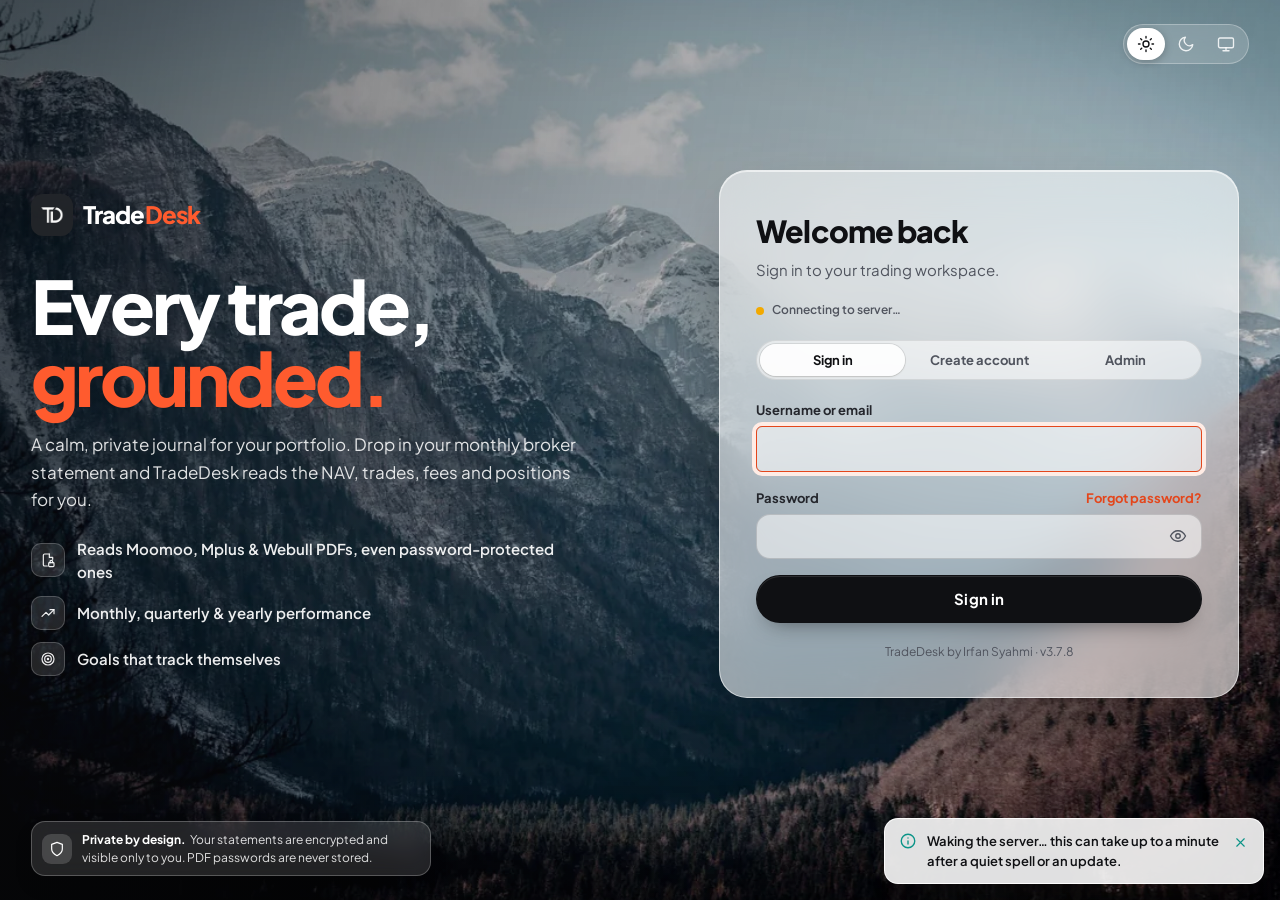
<file: index.html>
<!doctype html>
<html lang="en" data-theme="light">
<head>
  <meta charset="utf-8" />
  <meta http-equiv="Content-Security-Policy" content="default-src 'self'; script-src 'self' 'sha256-CRjhOS1tePDA6orO6JcBXfHXQwbNiYG9Zjyx4kWUuac='; style-src 'self' 'unsafe-inline'; img-src 'self' data: blob:; font-src 'self'; connect-src 'self' https://*.onrender.com; manifest-src 'self'; object-src 'none'; base-uri 'self'; form-action 'self'" />
  <meta name="referrer" content="no-referrer" />
  <meta name="viewport" content="width=device-width, initial-scale=1, viewport-fit=cover" />
  <title>TradeDesk · Trading Journal</title>
  <meta name="description" content="TradeDesk is a calm, private trading journal: read your broker statements, track NAV, journal trades and hit your goals." />
  <meta name="theme-color" content="#f3f2ee" />
  <meta property="og:title" content="TradeDesk · Trading Journal" />
  <meta property="og:description" content="Read broker statements, track NAV, journal trades and hit your goals." />
  <meta property="og:type" content="website" />
  <meta property="og:image" content="assets/img/og-image.jpg" />
  <link rel="icon" type="image/png" sizes="64x64" href="assets/img/favicon-64.png" />
  <link rel="apple-touch-icon" href="assets/img/apple-touch-icon.png" />
  <link rel="manifest" href="manifest.webmanifest" />
  <link rel="preload" href="assets/fonts/jakarta-normal-latin.woff2" as="font" type="font/woff2" crossorigin />
  <link rel="stylesheet" href="assets/css/fonts.css" />
  <link rel="preload" as="image" type="image/webp" imagesrcset="assets/img/login-bg-1280.webp 1280w, assets/img/login-bg-1920.webp 1920w, assets/img/login-bg-2560.webp 2560w, assets/img/login-bg-3840.webp 3840w" imagesizes="100vw" />
  <link rel="stylesheet" href="assets/css/app.css" />
  <script>
    /* Apply the saved theme before first paint to avoid a flash. */
    (function () {
      try {
        var pref = localStorage.getItem("td_theme_v3") || "light";
        var dark = pref === "dark" || (pref === "system" && matchMedia("(prefers-color-scheme: dark)").matches);
        document.documentElement.setAttribute("data-theme", dark ? "dark" : "light");
        if (localStorage.getItem("td_motion_v1") === "reduce") document.documentElement.classList.add("reduce-motion");
        var accent = localStorage.getItem("td_accent_v1");
        if (accent) document.documentElement.setAttribute("data-accent", accent);
      } catch (e) {}
    })();
  </script>
  <script src="config.js"></script>
  <script defer src="assets/vendor/chart-4.4.4.umd.min.js"></script>
  <script type="module" src="assets/js/app.js"></script>
</head>
<body>
  <!-- ======================= Icon sprite (Lucide-style, 24px, stroke) ======================= -->
  <svg width="0" height="0" style="position:absolute" aria-hidden="true" focusable="false">
    <defs>
      <symbol id="i-overview" viewBox="0 0 24 24"><rect x="3" y="3" width="7" height="9" rx="1.5"/><rect x="14" y="3" width="7" height="5" rx="1.5"/><rect x="14" y="12" width="7" height="9" rx="1.5"/><rect x="3" y="16" width="7" height="5" rx="1.5"/></symbol>
      <symbol id="i-trend" viewBox="0 0 24 24"><path d="M3 17l6-6 4 4 8-8"/><path d="M15 7h6v6"/></symbol>
      <symbol id="i-file" viewBox="0 0 24 24"><path d="M14 3H7a2 2 0 0 0-2 2v14a2 2 0 0 0 2 2h10a2 2 0 0 0 2-2V8z"/><path d="M14 3v5h5"/><path d="M9 13h6M9 17h6"/></symbol>
      <symbol id="i-book" viewBox="0 0 24 24"><path d="M4 19.5A2.5 2.5 0 0 1 6.5 17H20V3H6.5A2.5 2.5 0 0 0 4 5.5z"/><path d="M4 19.5A2.5 2.5 0 0 0 6.5 22H20v-5"/></symbol>
      <symbol id="i-eye" viewBox="0 0 24 24"><path d="M2 12s3.6-7 10-7 10 7 10 7-3.6 7-10 7S2 12 2 12z"/><circle cx="12" cy="12" r="3"/></symbol>
      <symbol id="i-eye-off" viewBox="0 0 24 24"><path d="M10.6 5.1A10.4 10.4 0 0 1 12 5c6.4 0 10 7 10 7a17.6 17.6 0 0 1-2.5 3.4M6.6 6.6C3.9 8.4 2 12 2 12s3.6 7 10 7a9.9 9.9 0 0 0 5.4-1.6"/><path d="M9.9 9.9a3 3 0 0 0 4.2 4.2"/><path d="M3 3l18 18"/></symbol>
      <symbol id="i-download" viewBox="0 0 24 24"><path d="M21 15v4a2 2 0 0 1-2 2H5a2 2 0 0 1-2-2v-4"/><path d="M7 10l5 5 5-5"/><path d="M12 15V3"/></symbol>
      <symbol id="i-upload" viewBox="0 0 24 24"><path d="M21 15v4a2 2 0 0 1-2 2H5a2 2 0 0 1-2-2v-4"/><path d="M17 8l-5-5-5 5"/><path d="M12 3v12"/></symbol>
      <symbol id="i-plus" viewBox="0 0 24 24"><path d="M12 5v14M5 12h14"/></symbol>
      <symbol id="i-refresh" viewBox="0 0 24 24"><path d="M21 12a9 9 0 0 1-15.4 6.4L3 16"/><path d="M3 12A9 9 0 0 1 18.4 5.6L21 8"/><path d="M21 3v5h-5M3 21v-5h5"/></symbol>
      <symbol id="i-user" viewBox="0 0 24 24"><circle cx="12" cy="8" r="4"/><path d="M4 21a8 8 0 0 1 16 0"/></symbol>
      <symbol id="i-logout" viewBox="0 0 24 24"><path d="M9 21H5a2 2 0 0 1-2-2V5a2 2 0 0 1 2-2h4"/><path d="M16 17l5-5-5-5"/><path d="M21 12H9"/></symbol>
      <symbol id="i-sun" viewBox="0 0 24 24"><circle cx="12" cy="12" r="4"/><path d="M12 2v2M12 20v2M4.9 4.9l1.4 1.4M17.7 17.7l1.4 1.4M2 12h2M20 12h2M4.9 19.1l1.4-1.4M17.7 6.3l1.4-1.4"/></symbol>
      <symbol id="i-moon" viewBox="0 0 24 24"><path d="M21 12.8A9 9 0 1 1 11.2 3a7 7 0 0 0 9.8 9.8z"/></symbol>
      <symbol id="i-monitor" viewBox="0 0 24 24"><rect x="2" y="4" width="20" height="13" rx="2"/><path d="M8 21h8M12 17v4"/></symbol>
      <symbol id="i-compass" viewBox="0 0 24 24"><circle cx="12" cy="12" r="9"/><path d="M15.5 8.5l-2 5-5 2 2-5z"/></symbol>
      <symbol id="i-shield" viewBox="0 0 24 24"><path d="M12 22s8-4 8-10V5l-8-3-8 3v7c0 6 8 10 8 10z"/></symbol>
      <symbol id="i-lock" viewBox="0 0 24 24"><rect x="4" y="11" width="16" height="10" rx="2"/><path d="M8 11V7a4 4 0 0 1 8 0v4"/></symbol>
      <symbol id="i-file-lock" viewBox="0 0 24 24"><path d="M14 3H7a2 2 0 0 0-2 2v14a2 2 0 0 0 2 2h4"/><path d="M14 3v5h5v3"/><rect x="13" y="16" width="8" height="6" rx="1.2"/><path d="M15 16v-1.5a2 2 0 0 1 4 0V16"/></symbol>
      <symbol id="i-x" viewBox="0 0 24 24"><path d="M18 6L6 18M6 6l12 12"/></symbol>
      <symbol id="i-check" viewBox="0 0 24 24"><path d="M20 6L9 17l-5-5"/></symbol>
      <symbol id="i-chevron-down" viewBox="0 0 24 24"><path d="M6 9l6 6 6-6"/></symbol>
      <symbol id="i-chevron-right" viewBox="0 0 24 24"><path d="M9 6l6 6-6 6"/></symbol>
      <symbol id="i-chevron-left" viewBox="0 0 24 24"><path d="M15 6l-6 6 6 6"/></symbol>
      <symbol id="i-edit" viewBox="0 0 24 24"><path d="M12 20h9"/><path d="M16.5 3.5a2.1 2.1 0 0 1 3 3L7 19l-4 1 1-4z"/></symbol>
      <symbol id="i-trash" viewBox="0 0 24 24"><path d="M3 6h18"/><path d="M8 6V4a1 1 0 0 1 1-1h6a1 1 0 0 1 1 1v2"/><path d="M19 6l-1 14a2 2 0 0 1-2 2H8a2 2 0 0 1-2-2L5 6"/><path d="M10 11v6M14 11v6"/></symbol>
      <symbol id="i-external" viewBox="0 0 24 24"><path d="M18 13v6a2 2 0 0 1-2 2H5a2 2 0 0 1-2-2V8a2 2 0 0 1 2-2h6"/><path d="M15 3h6v6"/><path d="M10 14L21 3"/></symbol>
      <symbol id="i-target" viewBox="0 0 24 24"><circle cx="12" cy="12" r="9"/><circle cx="12" cy="12" r="5"/><circle cx="12" cy="12" r="1"/></symbol>
      <symbol id="i-wallet" viewBox="0 0 24 24"><path d="M20 7V5a2 2 0 0 0-2-2H5a2 2 0 0 0 0 4h15a1 1 0 0 1 1 1v4h-4a2 2 0 0 0 0 4h4v3a1 1 0 0 1-1 1H5a2 2 0 0 1-2-2V5"/></symbol>
      <symbol id="i-alert" viewBox="0 0 24 24"><circle cx="12" cy="12" r="9"/><path d="M12 8v4M12 16h.01"/></symbol>
      <symbol id="i-info" viewBox="0 0 24 24"><circle cx="12" cy="12" r="9"/><path d="M12 16v-4M12 8h.01"/></symbol>
      <symbol id="i-mail" viewBox="0 0 24 24"><rect x="3" y="5" width="18" height="14" rx="2"/><path d="M3 7l9 6 9-6"/></symbol>
      <symbol id="i-chat" viewBox="0 0 24 24"><path d="M21 11.5a8.4 8.4 0 0 1-12.3 7.5L3 21l2-5.4A8.5 8.5 0 1 1 21 11.5z"/></symbol>
      <symbol id="i-github" viewBox="0 0 24 24"><path d="M9 19c-4.3 1.4-4.3-2.5-6-3m12 5v-3.5c0-1 .1-1.4-.5-2 2.8-.3 5.5-1.4 5.5-6a4.6 4.6 0 0 0-1.3-3.2 4.2 4.2 0 0 0-.1-3.2s-1.1-.3-3.5 1.3a12.3 12.3 0 0 0-6.2 0C6.5 2.8 5.4 3.1 5.4 3.1a4.2 4.2 0 0 0-.1 3.2A4.6 4.6 0 0 0 4 9.5c0 4.6 2.7 5.7 5.5 6-.6.6-.6 1.2-.5 2V21"/></symbol>
      <symbol id="i-linkedin" viewBox="0 0 24 24"><rect x="3" y="3" width="18" height="18" rx="3"/><path d="M8 10v7M8 7v.01M12 17v-4a2 2 0 0 1 4 0v4M12 10v7"/></symbol>
      <symbol id="i-search" viewBox="0 0 24 24"><circle cx="11" cy="11" r="7"/><path d="M21 21l-4.3-4.3"/></symbol>
      <symbol id="i-pie" viewBox="0 0 24 24"><path d="M21 15.9A10 10 0 1 1 8.1 3"/><path d="M22 12A10 10 0 0 0 12 2v10z"/></symbol>
      <symbol id="i-up" viewBox="0 0 24 24"><path d="M7 17L17 7M8 7h9v9"/></symbol>
      <symbol id="i-down" viewBox="0 0 24 24"><path d="M7 7l10 10M17 8v9H8"/></symbol>
      <symbol id="i-help" viewBox="0 0 24 24"><circle cx="12" cy="12" r="9"/><path d="M9.1 9a3 3 0 0 1 5.8 1c0 2-3 3-3 3M12 17h.01"/></symbol>
      <symbol id="i-layers" viewBox="0 0 24 24"><path d="M12 2l10 5-10 5L2 7z"/><path d="M2 17l10 5 10-5M2 12l10 5 10-5"/></symbol>
      <symbol id="i-star" viewBox="0 0 24 24"><path d="M12 2.8l2.8 5.9 6.4.8-4.7 4.4 1.2 6.4L12 17.2l-5.7 3.1 1.2-6.4-4.7-4.4 6.4-.8z"/></symbol>
      <symbol id="i-motion" viewBox="0 0 24 24"><path d="M3 12h4l2-5 4 10 2-5h6"/></symbol>
      <symbol id="i-cursor" viewBox="0 0 24 24"><path d="M5 3l14 7-6 2-2 6z"/><path d="M13 12l5 5"/></symbol>
      <symbol id="i-sound" viewBox="0 0 24 24"><path d="M11 5L6 9H3v6h3l5 4z"/><path d="M15.5 8.5a5 5 0 0 1 0 7M18.6 5.4a9 9 0 0 1 0 13.2"/></symbol>
      <symbol id="i-palette" viewBox="0 0 24 24"><path d="M12 3a9 9 0 0 0 0 18c1.1 0 1.6-.8 1.6-1.6 0-.5-.2-.8-.5-1.2-.3-.3-.5-.7-.5-1.2 0-.9.7-1.6 1.6-1.6h1.9A4.9 4.9 0 0 0 21 10.5C21 6.4 17 3 12 3z"/><circle cx="7.5" cy="11" r="1.2"/><circle cx="10.5" cy="7" r="1.2"/><circle cx="15" cy="7.5" r="1.2"/></symbol>
      <symbol id="i-feedback" viewBox="0 0 24 24"><path d="M21 15a2 2 0 0 1-2 2H8l-5 4V5a2 2 0 0 1 2-2h14a2 2 0 0 1 2 2z"/><path d="M8 9h8M8 13h5"/></symbol>
      <symbol id="i-csv" viewBox="0 0 24 24"><path d="M14 3H7a2 2 0 0 0-2 2v14a2 2 0 0 0 2 2h10a2 2 0 0 0 2-2V8z"/><path d="M14 3v5h5"/><path d="M12 11v6M9 14l3 3 3-3"/></symbol>
    </defs>
  </svg>

  <a class="skip-link" href="#main">Skip to content</a>

  <!-- Interactive dot-field background (dashboard + admin) -->
  <canvas id="fieldBg" class="field-bg" aria-hidden="true"></canvas>
  <div class="wash" aria-hidden="true"><span class="wash-a"></span><span class="wash-b"></span><span class="wash-c"></span></div>

  <!-- ================================== AUTH ================================== -->
  <section id="authPage" class="auth" aria-labelledby="authHeading">
    <picture class="auth-photo" aria-hidden="true">
      <source type="image/webp" sizes="100vw" srcset="assets/img/login-bg-1280.webp 1280w, assets/img/login-bg-1920.webp 1920w, assets/img/login-bg-2560.webp 2560w, assets/img/login-bg-3840.webp 3840w" />
      <img src="assets/img/login-bg-2560.jpg" alt="" decoding="async" fetchpriority="high" />
    </picture>
    <div class="auth-veil" aria-hidden="true"></div>

    <div class="seg seg--icons auth-theme" role="radiogroup" aria-label="Theme">
      <button type="button" role="radio" data-theme-val="light" aria-label="Light theme"><svg class="ico"><use href="#i-sun"/></svg></button>
      <button type="button" role="radio" data-theme-val="dark" aria-label="Dark theme"><svg class="ico"><use href="#i-moon"/></svg></button>
      <button type="button" role="radio" data-theme-val="system" aria-label="Match system theme"><svg class="ico"><use href="#i-monitor"/></svg></button>
    </div>

    <div class="auth-shell">
      <div class="auth-intro">
        <div class="brand brand--light">
          <img class="brand-mark" src="assets/img/logo-192.png" alt="" width="40" height="40" />
          <span class="brand-word">Trade<em>Desk</em></span>
        </div>
        <h1 class="auth-headline itext" data-itext>Every trade, <span class="accent">grounded.</span></h1>
        <p class="auth-lede">A calm, private journal for your portfolio. Drop in your monthly broker statement and TradeDesk reads the NAV, trades, fees and positions for you.</p>
        <ul class="auth-points">
          <li><svg class="ico"><use href="#i-file-lock"/></svg> Reads Moomoo, Mplus &amp; Webull PDFs, even password-protected ones</li>
          <li><svg class="ico"><use href="#i-trend"/></svg> Monthly, quarterly &amp; yearly performance</li>
          <li><svg class="ico"><use href="#i-target"/></svg> Goals that track themselves</li>
        </ul>
      </div>

      <div class="auth-card glass glass--strong">
        <div class="auth-card-head">
          <h2 id="authHeading" class="auth-title">Welcome back</h2>
          <p class="auth-sub" id="authSub">Sign in to your trading workspace.</p>
        </div>

        <div class="server-status" id="serverStatus" data-state="checking" role="status" aria-live="polite">
          <span class="dot" aria-hidden="true"></span><span class="server-status-text">Connecting to server…</span>
        </div>

        <div class="seg seg--full auth-tabs" role="tablist" aria-label="Account access">
          <button type="button" role="tab" class="on" aria-selected="true" data-auth-mode="login">Sign in</button>
          <button type="button" role="tab" aria-selected="false" data-auth-mode="register">Create account</button>
          <button type="button" role="tab" aria-selected="false" data-auth-mode="admin">Admin</button>
        </div>

        <!-- Sign in -->
        <form id="loginForm" class="form" novalidate>
          <div class="field">
            <label for="loginUsername">Username or email</label>
            <input id="loginUsername" name="username" autocomplete="username" required />
          </div>
          <div class="field">
            <div class="field-row"><label for="loginPassword">Password</label><button type="button" class="link-btn" id="btnForgotPassword">Forgot password?</button></div>
            <div class="pw-wrap">
              <input id="loginPassword" name="password" type="password" autocomplete="current-password" required />
              <button type="button" class="pw-eye" data-toggle-pw="loginPassword" aria-label="Show password"><svg class="ico"><use href="#i-eye"/></svg></button>
            </div>
          </div>
          <p class="form-error" role="alert" hidden></p>
          <button type="submit" class="btn btn--primary btn--lg btn--block">Sign in</button>
        </form>

        <!-- Register -->
        <form id="registerForm" class="form" novalidate hidden>
          <div class="grid-2">
            <div class="field">
              <label for="regUsername">Username</label>
              <input id="regUsername" name="username" autocomplete="username" required minlength="3" maxlength="32" pattern="[A-Za-z0-9_.\-]{3,32}" />
              <small class="hint">3–32 letters, numbers, . _ -</small>
            </div>
            <div class="field">
              <label for="regDisplay">Display name</label>
              <input id="regDisplay" name="display_name" autocomplete="name" required maxlength="64" />
            </div>
          </div>
          <div class="grid-2">
            <div class="field">
              <label for="regEmail">Email</label>
              <input id="regEmail" name="email" type="email" autocomplete="email" required />
            </div>
            <div class="field">
              <label for="regCurrency">Base currency</label>
              <select id="regCurrency" name="base_currency"><option>MYR</option><option>USD</option><option>SGD</option><option>HKD</option></select>
            </div>
          </div>
          <div class="field">
            <label for="registerPassword">Password</label>
            <div class="pw-wrap">
              <input id="registerPassword" name="password" type="password" autocomplete="new-password" required minlength="8" />
              <button type="button" class="pw-eye" data-toggle-pw="registerPassword" aria-label="Show password"><svg class="ico"><use href="#i-eye"/></svg></button>
            </div>
            <small class="hint">At least 8 characters.</small>
          </div>
          <fieldset class="field">
            <legend>Choose your avatar</legend>
            <div class="avatar-picker" id="registerAvatarPicker" role="radiogroup" aria-label="Avatar"></div>
            <input type="hidden" name="avatar" id="registerAvatarInput" value="av-1" />
          </fieldset>
          <label class="check terms-check" for="regTerms">
            <input type="checkbox" id="regTerms" name="accept_terms" required />
            <span>I have read and agree to the <button type="button" class="link-btn" data-open-terms>Terms &amp; Conditions</button>, including how my data is handled.</span>
          </label>
          <p class="form-error" role="alert" hidden></p>
          <button type="submit" class="btn btn--primary btn--lg btn--block">Create account</button>
        </form>

        <!-- Admin -->
        <form id="adminLoginForm" class="form" novalidate hidden>
          <div class="field">
            <label for="adminUsername">Admin username</label>
            <input id="adminUsername" name="username" autocomplete="username" required />
          </div>
          <div class="field">
            <label for="adminPassword">Password</label>
            <div class="pw-wrap">
              <input id="adminPassword" name="password" type="password" autocomplete="current-password" required />
              <button type="button" class="pw-eye" data-toggle-pw="adminPassword" aria-label="Show password"><svg class="ico"><use href="#i-eye"/></svg></button>
            </div>
          </div>
          <p class="form-error" role="alert" hidden></p>
          <button type="submit" class="btn btn--primary btn--lg btn--block">Open admin console</button>
        </form>

        <!-- Reset password (opened from the emailed link) -->
        <form id="resetForm" class="form" novalidate hidden>
          <div class="field">
            <label for="resetPassword">New password</label>
            <div class="pw-wrap">
              <input id="resetPassword" name="password" type="password" autocomplete="new-password" required minlength="8" />
              <button type="button" class="pw-eye" data-toggle-pw="resetPassword" aria-label="Show password"><svg class="ico"><use href="#i-eye"/></svg></button>
            </div>
            <small class="hint">At least 8 characters.</small>
          </div>
          <div class="field">
            <label for="resetPassword2">Confirm new password</label>
            <input id="resetPassword2" name="password2" type="password" autocomplete="new-password" required minlength="8" />
          </div>
          <p class="form-error" role="alert" hidden></p>
          <button type="submit" class="btn btn--primary btn--lg btn--block">Save new password</button>
          <button type="button" class="link-btn" id="resetCancel" style="justify-self:center">Back to sign in</button>
        </form>

        <p class="auth-foot">TradeDesk by Irfan Syahmi · <span data-version></span></p>
      </div>
    </div>
    <aside class="auth-privacy" aria-label="Privacy">
      <svg class="ico"><use href="#i-shield"/></svg>
      <p style="margin:0"><strong>Private by design.</strong>Your statements are encrypted and visible only to you. PDF passwords are never stored.</p>
    </aside>
  </section>

  <!-- ============================ WELCOME LOADER ============================ -->
  <div id="welcome" class="welcome" hidden>
    <div class="welcome-card glass glass--strong" role="status" aria-live="polite">
      <div class="welcome-mark" aria-hidden="true">
        <svg class="welcome-ring" viewBox="0 0 120 120"><circle cx="60" cy="60" r="54" pathLength="100"/></svg>
        <img src="assets/img/logo-192.png" alt="" width="72" height="72" />
      </div>
      <p class="welcome-eyebrow" id="welcomeEyebrow">Good evening</p>
      <h1 class="welcome-title"><span id="welcomeLead">Welcome back,</span> <em id="welcomeName">trader</em></h1>
      <p class="welcome-sub" id="welcomeSub">Preparing your workspace</p>
      <div class="welcome-bar" aria-hidden="true"><span id="welcomeBar"></span></div>
      <ol class="welcome-steps" aria-hidden="true">
        <li data-step="0">Accounts</li>
        <li data-step="1">Statements</li>
        <li data-step="2">Analytics</li>
      </ol>
    </div>
  </div>

  <!-- ================================== APP ================================== -->
  <div id="appPage" class="app" hidden>
    <header class="topnav">
      <div class="topnav-bar glass">
        <a class="brand" href="#/overview" aria-label="TradeDesk overview">
          <img class="brand-mark" src="assets/img/logo-192.png" alt="" width="34" height="34" />
          <span class="brand-word">Trade<em>Desk</em></span>
        </a>

        <nav class="primary-nav" id="primaryNav" aria-label="Main">
          <span class="nav-pill" aria-hidden="true"></span>
          <a href="#/overview" data-view="overview"><svg class="ico"><use href="#i-overview"/></svg><span>Overview</span></a>
          <a href="#/performance" data-view="performance"><svg class="ico"><use href="#i-trend"/></svg><span>Performance</span></a>
          <a href="#/statements" data-view="statements"><svg class="ico"><use href="#i-file"/></svg><span>Statements</span></a>
          <a href="#/journal" data-view="journal"><svg class="ico"><use href="#i-book"/></svg><span>Journal</span></a>
        </nav>

        <div class="topnav-actions">
          <span class="clock" id="clock" aria-label="Local time"></span>
          <button type="button" class="icon-btn" id="btnPrivacy" aria-pressed="false" aria-label="Hide balances" data-tip="Hide balances"><svg class="ico"><use href="#i-eye"/></svg></button>
          <button type="button" class="icon-btn hide-sm" id="btnExport" aria-label="Export CSV" data-tip="Export CSV"><svg class="ico"><use href="#i-download"/></svg></button>
          <button type="button" class="icon-btn hide-sm" id="btnRefresh" aria-label="Refresh data" data-tip="Refresh"><svg class="ico"><use href="#i-refresh"/></svg></button>
          <button type="button" class="btn btn--primary btn--sm" id="btnLogTrade"><svg class="ico"><use href="#i-plus"/></svg><span class="hide-xs">Log trade</span></button>
          <button type="button" class="avatar-btn" id="btnUserMenu" aria-haspopup="menu" aria-expanded="false" aria-controls="userMenu" aria-label="Account menu">
            <img id="navAvatar" src="assets/img/avatars/av-1.webp" alt="" width="36" height="36" />
            <svg class="ico ico--sm"><use href="#i-chevron-down"/></svg>
          </button>
        </div>
      </div>

      <div class="user-menu glass glass--strong" id="userMenu" role="menu" hidden>
        <div class="user-menu-head">
          <img id="menuAvatar" src="assets/img/avatars/av-1.webp" alt="" width="48" height="48" />
          <div><strong id="menuName">Trader</strong><span id="menuEmail"></span></div>
        </div>
        <button type="button" role="menuitem" id="menuProfile"><svg class="ico"><use href="#i-user"/></svg>Profile &amp; avatar</button>
        <button type="button" role="menuitem" id="menuTour"><svg class="ico"><use href="#i-compass"/></svg>Take the tour</button>
        <button type="button" role="menuitem" id="menuExport" class="show-sm"><svg class="ico"><use href="#i-download"/></svg>Export CSV</button>
        <button type="button" role="menuitem" id="menuFeedback"><svg class="ico"><use href="#i-feedback"/></svg>Send feedback</button>
        <button type="button" role="menuitem" id="menuAdmin" hidden><svg class="ico"><use href="#i-shield"/></svg>Admin console</button>
        <div class="menu-block">
          <div class="menu-block-head">Colour theme <span id="menuAccentName">Ember</span></div>
          <div class="accent-dots" id="menuAccents" role="radiogroup" aria-label="Colour theme"></div>
        </div>
        <div class="menu-row" style="border-top:1px solid var(--line)">
          <div><div style="display:flex;gap:10px;align-items:center"><svg class="ico"><use href="#i-sound"/></svg>Sound effects</div></div>
          <button type="button" class="switch" id="soundSwitch" role="switch" aria-checked="true" aria-label="Sound effects"></button>
        </div>
        <div class="menu-row">
          <div><div style="display:flex;gap:10px;align-items:center"><svg class="ico"><use href="#i-cursor"/></svg>Cursor effect</div></div>
          <button type="button" class="switch" id="cursorSwitch" role="switch" aria-checked="true" aria-label="Cursor effect"></button>
        </div>
        <div class="menu-row">
          <div><div style="display:flex;gap:10px;align-items:center"><svg class="ico"><use href="#i-motion"/></svg>Reduce motion</div></div>
          <button type="button" class="switch" id="motionSwitch" role="switch" aria-checked="false" aria-label="Reduce motion"></button>
        </div>
        <div class="user-menu-theme">
          <span>Appearance</span>
          <div class="seg seg--icons" id="themeSeg" role="radiogroup" aria-label="Theme">
            <button type="button" role="radio" data-theme-val="light" aria-label="Light"><svg class="ico"><use href="#i-sun"/></svg></button>
            <button type="button" role="radio" data-theme-val="dark" aria-label="Dark"><svg class="ico"><use href="#i-moon"/></svg></button>
            <button type="button" role="radio" data-theme-val="system" aria-label="System"><svg class="ico"><use href="#i-monitor"/></svg></button>
          </div>
        </div>
        <button type="button" role="menuitem" id="menuLogout" class="danger"><svg class="ico"><use href="#i-logout"/></svg>Sign out</button>
        <p class="user-menu-version">TradeDesk <span data-version></span></p>
      </div>
    </header>

    <main id="main" class="page" tabindex="-1">
      <!-- ============================ OVERVIEW ============================ -->
      <section class="view" id="view-overview" data-title="Overview">
        <div class="page-head">
          <div>
            <p class="eyebrow" id="todayLabel"></p>
            <h1 class="page-title itext" id="greeting">Good evening</h1>
            <p class="page-lede">Here’s where your portfolio stands today.</p>
          </div>
          <div class="page-actions">
            <a class="btn btn--ghost" href="#/statements"><svg class="ico"><use href="#i-upload"/></svg>Upload statement</a>
            <button type="button" class="btn btn--ghost" data-action="add-account"><svg class="ico"><use href="#i-plus"/></svg>Add account</button>
          </div>
        </div>

        <div class="bento">
          <article class="card glass hero-nav reveal" id="tourNav">
            <div class="hero-nav-top">
              <span class="label">Net asset value</span>
              <span class="chip" id="heroBase">MYR</span>
            </div>
            <div class="hero-figure money" id="heroNav">—</div>
            <div class="hero-delta" id="heroDelta"></div>
            <div class="hero-spark"><canvas id="heroSpark" aria-label="Net asset value trend" role="img"></canvas></div>
            <dl class="hero-meta">
              <div><dt>Portfolio</dt><dd class="money" id="heroPortfolio">—</dd></div>
              <div><dt>Cash</dt><dd class="money" id="heroCash">—</dd></div>
              <div><dt>Net deposits</dt><dd class="money" id="heroDeposits">—</dd></div>
            </dl>
          </article>

          <div class="kpis" id="kpiGrid"></div>

          <article class="card glass span-8 reveal">
            <header class="card-head">
              <div><p class="eyebrow">Analytics</p><h2 class="card-title">Performance progression</h2></div>
              <div class="seg" id="overviewPeriodSeg" role="group" aria-label="Period">
                <button type="button" class="on" data-p="monthly">Monthly</button>
                <button type="button" data-p="quarterly">Quarterly</button>
                <button type="button" data-p="yearly">Yearly</button>
              </div>
            </header>
            <div class="chart-box chart-box--tall"><canvas id="overviewPerfChart" role="img" aria-label="Ending NAV and realised P&amp;L by period"></canvas></div>
          </article>

          <article class="card glass span-4 reveal">
            <header class="card-head">
              <div><p class="eyebrow">Distribution</p><h2 class="card-title">Allocation</h2></div>
              <div class="seg seg--sm" id="allocSeg" role="group" aria-label="Group by">
                <button type="button" class="on" data-a="symbol">Holdings</button>
                <button type="button" data-a="account">Account</button>
                <button type="button" data-a="currency">Ccy</button>
              </div>
            </header>
            <div class="alloc">
              <div class="chart-box chart-box--donut"><canvas id="allocChart" role="img" aria-label="Portfolio allocation"></canvas><div class="donut-center"><span>Total</span><strong class="money" id="allocTotal">—</strong></div></div>
              <ul class="legend" id="allocLegend"></ul>
            </div>
          </article>

          <section class="span-12 reveal" id="tourAccounts" aria-labelledby="accountsHeading">
            <div class="section-head">
              <div><p class="eyebrow">Brokerage</p><h2 class="section-title" id="accountsHeading">Your accounts</h2></div>
              <button type="button" class="btn btn--ghost btn--sm" data-action="add-account"><svg class="ico"><use href="#i-plus"/></svg>Add account</button>
            </div>
            <div class="accounts" id="accountsGrid"></div>
          </section>

          <article class="card glass span-5 reveal" id="tourReader">
            <header class="card-head">
              <div><p class="eyebrow">Statement reader</p><h2 class="card-title">Drop your monthly statement</h2></div>
            </header>
            <div class="dropzone" data-dropzone="quick" tabindex="0" role="button" aria-label="Choose statement PDF files to upload">
              <span class="dropzone-icon"><svg class="ico"><use href="#i-upload"/></svg></span>
              <strong>Drag PDFs here or <u>browse</u></strong>
              <span class="muted">Moomoo, Mplus &amp; Webull · password-protected files supported</span>
              <input type="file" accept=".pdf,.txt,application/pdf" multiple hidden data-file-input="quick" />
            </div>
            <div class="field field--inline">
              <label for="quickAccountSelect">Into account</label>
              <select id="quickAccountSelect" data-account-select></select>
            </div>
            <div class="stmt-latest" id="latestStmt"></div>
          </article>

          <article class="card glass span-7 reveal" id="tourGoals">
            <header class="card-head">
              <div><p class="eyebrow">Milestones</p><h2 class="card-title">Trading goals</h2></div>
              <button type="button" class="btn btn--ghost btn--sm" id="btnAddGoal"><svg class="ico"><use href="#i-plus"/></svg>New goal</button>
            </header>
            <div class="goals" id="goalsGrid"></div>
          </article>

          <article class="card glass span-12 reveal">
            <header class="card-head">
              <div><p class="eyebrow">Positions</p><h2 class="card-title">Current holdings</h2></div>
              <select class="select--sm" id="holdAccountFilter" aria-label="Filter holdings by account" data-account-filter></select>
            </header>
            <div class="table-scroll">
              <table class="tbl" id="holdingsTable">
                <thead><tr><th>Security</th><th>Account</th><th>Market</th><th class="r">Qty</th><th class="r">Avg cost</th><th class="r">Price</th><th class="r">Market value</th><th class="r">Base value</th><th class="r">Weight</th></tr></thead>
                <tbody></tbody>
              </table>
            </div>
          </article>
        </div>
      </section>

      <!-- ============================ PERFORMANCE ============================ -->
      <section class="view" id="view-performance" data-title="Performance" hidden>
        <div class="page-head">
          <div><p class="eyebrow">Historical analytics</p><h1 class="page-title itext" data-itext>Performance</h1><p class="page-lede">Starting vs ending NAV, realised P&amp;L, dividends, fees and win rate.</p></div>
          <div class="page-actions">
            <select class="select--sm" id="perfAccountFilter" aria-label="Filter by account" data-account-filter></select>
            <div class="seg" id="detailPeriodSeg" role="group" aria-label="Period">
              <button type="button" class="on" data-dp="monthly">Monthly</button>
              <button type="button" data-dp="quarterly">Quarterly</button>
              <button type="button" data-dp="yearly">Yearly</button>
            </div>
          </div>
        </div>
        <div class="bento">
          <article class="card glass span-6 reveal"><header class="card-head"><h2 class="card-title">Realised P&amp;L + dividends</h2></header><div class="chart-box"><canvas id="periodPnlChart" role="img" aria-label="Realised profit and loss by period"></canvas></div></article>
          <article class="card glass span-6 reveal"><header class="card-head"><h2 class="card-title">Net asset value</h2></header><div class="chart-box"><canvas id="periodNavChart" role="img" aria-label="Starting and ending NAV by period"></canvas></div></article>
          <article class="card glass span-12 reveal">
            <header class="card-head"><h2 class="card-title" id="periodTableTitle">Monthly breakdown</h2></header>
            <div class="table-scroll">
              <table class="tbl" id="periodTable">
                <thead><tr><th>Period</th><th class="r">Start NAV</th><th class="r">End NAV</th><th class="r">Change</th><th class="r">Realised</th><th class="r">Dividends</th><th class="r">Fees</th><th class="r">Net flow</th><th class="r">Bought</th><th class="r">Sold</th><th class="r">Trades</th><th class="r">Win rate</th></tr></thead>
                <tbody></tbody>
              </table>
            </div>
          </article>
        </div>
      </section>

      <!-- ============================ STATEMENTS ============================ -->
      <section class="view" id="view-statements" data-title="Statements" hidden>
        <div class="page-head">
          <div><p class="eyebrow">PDF statement reader</p><h1 class="page-title itext" data-itext>Statements</h1><p class="page-lede">Upload monthly broker statements to sync NAV, cash flows, positions and executed trades.</p></div>
        </div>
        <article class="card glass upload-card reveal">
          <div class="dropzone dropzone--wide" data-dropzone="main" tabindex="0" role="button" aria-label="Choose statement PDF files to upload">
            <span class="dropzone-icon"><svg class="ico"><use href="#i-upload"/></svg></span>
            <div>
              <strong>Drag statement PDFs here or <u>browse</u></strong>
              <span class="muted">Several months at once is fine. If a PDF is locked, we’ll ask for its password before uploading.</span>
            </div>
            <input type="file" accept=".pdf,.txt,application/pdf" multiple hidden data-file-input="main" />
          </div>
          <div class="field field--inline">
            <label for="stmtAccountSelect">Into account</label>
            <select id="stmtAccountSelect" data-account-select></select>
          </div>
        </article>
        <div class="tabs-scroll" id="statementTabs" role="tablist" aria-label="Uploaded statements"></div>
        <div id="statementReport"></div>
      </section>

      <!-- ============================ JOURNAL ============================ -->
      <section class="view" id="view-journal" data-title="Journal" hidden>
        <div class="page-head">
          <div><p class="eyebrow">Ledger</p><h1 class="page-title itext" data-itext>Journal</h1><p class="page-lede">Every trade, deposit, dividend and fee, with your notes.</p></div>
          <div class="page-actions">
            <button type="button" class="btn btn--ghost" id="btnImportCsv"><svg class="ico"><use href="#i-upload"/></svg>Import CSV</button>
            <input type="file" id="csvFileInput" accept=".csv,text/csv" hidden />
            <button type="button" class="btn btn--primary" data-action="log-trade"><svg class="ico"><use href="#i-plus"/></svg>Add entry</button>
          </div>
        </div>
        <div class="bento">
          <article class="card glass span-12 reveal">
            <header class="card-head"><div><p class="eyebrow">Realised</p><h2 class="card-title">Closed trades</h2></div></header>
            <div class="table-scroll">
              <table class="tbl" id="closedTable">
                <thead><tr><th>Date</th><th>Security</th><th>Ccy</th><th class="r">Qty</th><th class="r">Avg entry</th><th class="r">Exit</th><th class="r">Fees</th><th class="r">P&amp;L</th><th class="r">Return</th></tr></thead>
                <tbody></tbody>
              </table>
            </div>
          </article>
          <article class="card glass span-12 reveal">
            <header class="card-head">
              <div><p class="eyebrow">Complete ledger</p><h2 class="card-title">Journal entries</h2></div>
              <div class="toolbar">
                <select class="select--sm" id="txAccountFilter" aria-label="Filter by account" data-account-filter></select>
                <label class="search"><svg class="ico"><use href="#i-search"/></svg><input id="txSearch" type="search" placeholder="Search symbol, type, note" aria-label="Search journal" /></label>
              </div>
            </header>
            <div class="table-scroll table-scroll--tall">
              <table class="tbl" id="txTable">
                <thead><tr><th>Date</th><th>Account</th><th>Type</th><th>Security</th><th>Ccy</th><th class="r">Qty</th><th class="r">Price</th><th class="r">Fees</th><th class="r">Net</th><th>Notes</th><th class="r"><span class="sr-only">Actions</span></th></tr></thead>
                <tbody></tbody>
              </table>
            </div>
          </article>
        </div>
      </section>
    </main>

    <footer class="site-footer">
      <p>© <span id="year"></span> TradeDesk by Irfan Syahmi · <span data-version></span></p>
      <nav aria-label="Contact">
        <button type="button" class="footer-feedback" data-open-terms><svg class="ico ico--sm"><use href="#i-file"/></svg>Terms</button>
        <button type="button" class="footer-feedback" data-action="feedback"><svg class="ico ico--sm"><use href="#i-feedback"/></svg>Feedback</button>
        <a href="https://wa.me/60197881403" target="_blank" rel="noopener"><svg class="ico ico--sm"><use href="#i-chat"/></svg>WhatsApp</a>
        <a href="https://mail.google.com/mail/?view=cm&amp;fs=1&amp;to=irfannorazaman@gmail.com&amp;su=TradeDesk" target="_blank" rel="noopener"><svg class="ico ico--sm"><use href="#i-mail"/></svg>Email</a>
        <a href="https://www.linkedin.com/in/irfansyahminorazman" target="_blank" rel="noopener"><svg class="ico ico--sm"><use href="#i-linkedin"/></svg>LinkedIn</a>
        <a href="https://github.com/ifanshmy" target="_blank" rel="noopener"><svg class="ico ico--sm"><use href="#i-github"/></svg>GitHub</a>
      </nav>
    </footer>
  </div>

  <!-- ================================== ADMIN ================================== -->
  <div id="adminPage" class="app" hidden>
    <header class="topnav">
      <div class="topnav-bar glass">
        <span class="brand"><img class="brand-mark" src="assets/img/logo-192.png" alt="" width="34" height="34" /><span class="brand-word">Trade<em>Desk</em></span><span class="chip chip--accent">Admin</span></span>
        <div class="topnav-actions">
          <button type="button" class="btn btn--ghost btn--sm" id="btnAdminToApp"><svg class="ico"><use href="#i-overview"/></svg><span class="hide-xs">My dashboard</span></button>
          <button type="button" class="btn btn--ghost btn--sm" id="btnAdminRefresh"><svg class="ico"><use href="#i-refresh"/></svg><span class="hide-xs">Refresh</span></button>
          <button type="button" class="btn btn--ghost btn--sm" id="btnAdminLogout"><svg class="ico"><use href="#i-logout"/></svg><span class="hide-xs">Sign out</span></button>
        </div>
      </div>
    </header>
    <main class="page">
      <div class="page-head"><div><p class="eyebrow">Protected</p><h1 class="page-title itext" data-itext>Admin console</h1><p class="page-lede">Registered users, activity and platform notes. Passwords are hashed and never shown.</p></div></div>
      <div class="kpis kpis--4" id="adminStats"></div>
      <div class="admin-grid">
        <section class="card glass" aria-labelledby="adminUsersH"><header class="card-head"><div><p class="eyebrow">Directory</p><h2 class="card-title" id="adminUsersH">Users</h2></div></header><div class="admin-users" id="adminUsers"></div></section>
        <section class="card glass" aria-labelledby="adminSugH">
          <header class="card-head"><div><p class="eyebrow">Roadmap</p><h2 class="card-title" id="adminSugH">Suggestions</h2></div></header>
          <form id="adminSuggestionForm" class="suggestion-form">
            <input name="author" class="input--sm" placeholder="Author" value="Admin" required maxlength="128" aria-label="Author" />
            <select name="category" class="select--sm" aria-label="Category"><option>Feature</option><option>Statement Parser</option><option>Analytics</option><option>Security</option></select>
            <div class="grow-row">
              <input name="message" class="input--sm" placeholder="Add a suggestion or improvement note" required maxlength="2000" aria-label="Suggestion" />
              <button type="submit" class="btn btn--primary btn--sm">Add</button>
            </div>
          </form>
          <div class="suggestions" id="adminSuggestions"></div>
        </section>
      </div>
      <section class="card glass" aria-labelledby="adminFbH">
        <header class="card-head">
          <div><p class="eyebrow">From users</p><h2 class="card-title" id="adminFbH">Feedback</h2></div>
          <div class="seg seg--sm" id="fbFilter" role="group" aria-label="Filter feedback">
            <button type="button" class="on" data-f="all">All</button>
            <button type="button" data-f="new">New</button>
            <button type="button" data-f="read">Read</button>
            <button type="button" data-f="done">Done</button>
          </div>
        </header>
        <div class="feedback-list" id="adminFeedback"></div>
      </section>
      <section class="card glass" aria-labelledby="adminSecH">
        <header class="card-head">
          <div><p class="eyebrow">Last 90 days</p><h2 class="card-title" id="adminSecH">Security log</h2></div>
          <div class="seg seg--sm" id="secFilter" role="group" aria-label="Filter security events">
            <button type="button" class="on" data-s="">All</button>
            <button type="button" data-s="login_failed">Failed</button>
            <button type="button" data-s="login_blocked">Blocked</button>
            <button type="button" data-s="reset_requested">Resets</button>
          </div>
        </header>
        <div class="sec-summary" id="secSummary"></div>
        <div class="table-scroll"><table class="tbl sec-table"><thead><tr><th>When (UTC)</th><th>Event</th><th>User</th><th>Address</th><th>Detail</th></tr></thead><tbody id="secRows"></tbody></table></div>
      </section>
    </main>
    <footer class="site-footer"><p>TradeDesk admin · <span data-version></span></p></footer>
  </div>

  <!-- ================================== DIALOGS ================================== -->
  <dialog id="pdfPasswordDlg" class="dlg" aria-labelledby="pdfPwTitle">
    <form method="dialog" id="pdfPasswordForm" class="dlg-body">
      <div class="dlg-icon dlg-icon--accent"><svg class="ico"><use href="#i-file-lock"/></svg></div>
      <h2 id="pdfPwTitle" class="dlg-title">Unlock protected statements</h2>
      <p class="dlg-lede" id="pdfPwLede">Some of your PDFs are password-protected. Enter each password once and we’ll unlock and read them.</p>
      <label class="check" id="pdfPwSameWrap" hidden><input type="checkbox" id="pdfPwSame" /> <span>Use the same password for every file</span></label>
      <div class="pw-files" id="pdfPwFiles"></div>
      <p class="dlg-note"><svg class="ico ico--sm"><use href="#i-info"/></svg><span>Brokers often use your IC/passport number or date of birth. Passwords are used only to read the file and are never stored.</span></p>
      <div class="dlg-actions">
        <button type="button" class="btn btn--ghost" id="pdfPwSkip">Skip locked files</button>
        <button type="submit" class="btn btn--primary" value="unlock"><svg class="ico"><use href="#i-lock"/></svg>Unlock &amp; upload</button>
      </div>
    </form>
  </dialog>

  <dialog id="parsingDlg" class="dlg dlg--sm" aria-labelledby="parsingTitle">
    <div class="dlg-body center">
      <div class="spinner" aria-hidden="true"></div>
      <h2 class="dlg-title" id="parsingTitle">Reading your statement</h2>
      <p class="dlg-lede" id="parsingStatus">Extracting NAV, trades, cash movements and positions.</p>
    </div>
  </dialog>

  <dialog id="accountDlg" class="dlg" aria-labelledby="accountDlgTitle">
    <form method="dialog" id="accountForm" class="dlg-body">
      <h2 class="dlg-title" id="accountDlgTitle">Add account</h2>
      <input type="hidden" name="id" />
      <div class="grid-2">
        <div class="field"><label for="accName">Account name</label><input id="accName" name="name" required maxlength="64" /></div>
        <div class="field"><label for="accBroker">Broker</label><select id="accBroker" name="broker"><option value="moomoo">Moomoo</option><option value="mplus">Mplus</option><option value="webull">Webull</option><option value="other">Other</option></select></div>
      </div>
      <div class="grid-2">
        <div class="field"><label for="accCurrency">Primary currency</label><select id="accCurrency" name="currency"><option>MYR</option><option>USD</option><option>SGD</option><option>HKD</option><option>CNH</option></select></div>
        <div class="field"><label for="accNumber">Account number <span class="muted">(optional)</span></label><input id="accNumber" name="account_number" maxlength="64" /></div>
      </div>
      <fieldset class="field"><legend>Currencies traded</legend>
        <div class="chips" id="accCurrencies">
          <label class="chip-check"><input type="checkbox" value="MYR" /><span>MYR</span></label>
          <label class="chip-check"><input type="checkbox" value="USD" /><span>USD</span></label>
          <label class="chip-check"><input type="checkbox" value="SGD" /><span>SGD</span></label>
          <label class="chip-check"><input type="checkbox" value="HKD" /><span>HKD</span></label>
          <label class="chip-check"><input type="checkbox" value="CNH" /><span>CNH</span></label>
        </div>
      </fieldset>
      <div class="field"><label for="accUrl">Broker login URL</label><input id="accUrl" name="url" type="url" placeholder="https://" /></div>
      <fieldset class="field"><legend>Card colour</legend><div class="swatches" id="accSwatches" role="radiogroup" aria-label="Card colour"></div><input type="hidden" name="color" id="accColor" /></fieldset>
      <div class="dlg-actions">
        <button type="button" class="btn btn--danger-ghost" id="btnDeleteAccount" hidden><svg class="ico"><use href="#i-trash"/></svg>Delete</button>
        <span class="grow"></span>
        <button type="button" class="btn btn--ghost" data-close>Cancel</button>
        <button type="submit" class="btn btn--primary">Save account</button>
      </div>
    </form>
  </dialog>

  <dialog id="goalDlg" class="dlg" aria-labelledby="goalDlgTitle">
    <form method="dialog" id="goalForm" class="dlg-body">
      <h2 class="dlg-title" id="goalDlgTitle">New goal</h2>
      <input type="hidden" name="id" />
      <div class="field"><label for="goalTitle">Goal</label><input id="goalTitle" name="title" required maxlength="120" placeholder="e.g. Reach RM 20,000 NAV" /></div>
      <div class="grid-2">
        <div class="field"><label for="goalMetric">Track automatically</label>
          <select id="goalMetric" name="auto_metric">
            <option value="none">Manual progress</option>
            <option value="nav">Portfolio NAV</option>
            <option value="realized_pnl">Realised P&amp;L + dividends</option>
            <option value="total_return">Total net return</option>
            <option value="win_rate">Win rate %</option>
            <option value="cash">Cash balance</option>
          </select>
        </div>
        <div class="field"><label for="goalPeriod">Period</label><input id="goalPeriod" name="period" maxlength="40" placeholder="2026" /></div>
      </div>
      <div class="grid-2">
        <div class="field"><label for="goalTarget">Target</label><input id="goalTarget" name="target_amount" type="number" step="any" min="0" required /></div>
        <div class="field" id="goalCurrentWrap"><label for="goalCurrent">Current (manual)</label><input id="goalCurrent" name="current_amount" type="number" step="any" value="0" /></div>
      </div>
      <div class="grid-2">
        <div class="field"><label for="goalCurrency">Unit</label><select id="goalCurrency" name="currency"><option>MYR</option><option>USD</option><option>SGD</option><option value="%">%</option></select></div>
        <div class="field"><label for="goalNotes">Note</label><input id="goalNotes" name="notes" maxlength="200" placeholder="Strategy rule or reminder" /></div>
      </div>
      <input type="hidden" name="color" id="goalColor" value="#b4532a" />
      <div class="dlg-actions">
        <button type="button" class="btn btn--danger-ghost" id="btnDeleteGoal" hidden><svg class="ico"><use href="#i-trash"/></svg>Delete</button>
        <span class="grow"></span>
        <button type="button" class="btn btn--ghost" data-close>Cancel</button>
        <button type="submit" class="btn btn--primary">Save goal</button>
      </div>
    </form>
  </dialog>

  <dialog id="journalDlg" class="dlg" aria-labelledby="journalDlgTitle">
    <form method="dialog" id="journalForm" class="dlg-body">
      <h2 class="dlg-title" id="journalDlgTitle">Log entry</h2>
      <input type="hidden" name="id" />
      <div class="seg seg--full" id="jnlTypeSeg" role="radiogroup" aria-label="Entry type">
        <button type="button" data-type="BUY">Buy</button>
        <button type="button" data-type="SELL">Sell</button>
        <button type="button" data-type="DEPOSIT">Deposit</button>
        <button type="button" data-type="WITHDRAW">Withdraw</button>
        <button type="button" data-type="DIVIDEND">Dividend</button>
        <button type="button" data-type="FEE">Fee</button>
      </div>
      <input type="hidden" name="type" id="jnlType" value="BUY" />
      <div class="grid-2">
        <div class="field"><label for="jnlAccount">Account</label><select id="jnlAccount" name="account_id" required></select></div>
        <div class="field"><label for="jnlDate">Date</label><input id="jnlDate" name="date" type="date" required /></div>
      </div>
      <div class="grid-2" data-jnl="sym">
        <div class="field"><label for="jnlSymbol">Symbol</label><input id="jnlSymbol" name="symbol" maxlength="32" placeholder="e.g. MAYBANK or AAPL" autocapitalize="characters" /></div>
        <div class="field"><label for="jnlMarket">Market</label><input id="jnlMarket" name="market" maxlength="16" placeholder="BMS / US" /></div>
      </div>
      <div class="grid-3" data-jnl="trade">
        <div class="field"><label for="jnlQty">Quantity</label><input id="jnlQty" name="qty" type="number" step="any" min="0" /></div>
        <div class="field"><label for="jnlPrice">Price</label><input id="jnlPrice" name="price" type="number" step="any" min="0" /></div>
        <div class="field"><label for="jnlFees">Fees</label><input id="jnlFees" name="fees" type="number" step="any" min="0" value="0" /></div>
      </div>
      <div class="grid-2">
        <div class="field" data-jnl="cash"><label for="jnlAmount">Amount</label><input id="jnlAmount" name="amount" type="number" step="any" min="0" /></div>
        <div class="field"><label for="jnlCurrency">Currency</label><select id="jnlCurrency" name="currency"><option>MYR</option><option>USD</option><option>SGD</option><option>HKD</option><option>CNH</option></select></div>
      </div>
      <div class="field"><label for="jnlNotes">Notes / thesis</label><textarea id="jnlNotes" name="notes" rows="2" maxlength="500" placeholder="Why did you take this trade?"></textarea></div>
      <p class="form-error" role="alert" hidden></p>
      <div class="dlg-actions">
        <button type="button" class="btn btn--ghost" data-close>Cancel</button>
        <button type="submit" class="btn btn--primary">Save entry</button>
      </div>
    </form>
  </dialog>

  <dialog id="profileDlg" class="dlg" aria-labelledby="profileDlgTitle">
    <form method="dialog" id="profileForm" class="dlg-body">
      <h2 class="dlg-title" id="profileDlgTitle">Profile &amp; avatar<span class="dlg-title-sub" id="profileAvatarName"></span></h2>
      <fieldset class="field"><legend>Avatar</legend><div class="avatar-picker" id="profileAvatarPicker" role="radiogroup" aria-label="Avatar"></div><input type="hidden" name="avatar" id="profileAvatarInput" /></fieldset>
      <div class="grid-2">
        <div class="field"><label for="profName">Display name</label><input id="profName" name="display_name" required maxlength="64" /></div>
        <div class="field"><label for="profEmail">Email</label><input id="profEmail" name="email" type="email" /></div>
      </div>
      <div class="field"><label for="profCurrency">Base reporting currency</label><select id="profCurrency" name="base_currency"><option>MYR</option><option>USD</option><option>SGD</option><option>HKD</option></select></div>
      <details class="disclosure">
        <summary>Change password</summary>
        <div class="grid-2">
          <div class="field"><label for="profCurrentPw">Current password</label><input id="profCurrentPw" name="current_password" type="password" autocomplete="current-password" /></div>
          <div class="field"><label for="profNewPw">New password</label><input id="profNewPw" name="password" type="password" autocomplete="new-password" minlength="8" /></div>
        </div>
      </details>
      <details class="disclosure danger-zone" id="deactivateBox">
        <summary>Deactivate account</summary>
        <p>You’ll be signed out and won’t be able to sign in. Your statements and journal are kept, and the administrator can reactivate your account if you change your mind.</p>
        <div class="danger-row">
          <div class="field"><label for="deactPw">Confirm with your password</label><input id="deactPw" type="password" autocomplete="current-password" /></div>
          <button type="button" class="btn btn--danger-ghost" id="btnDeactivate">Deactivate account</button>
        </div>
      </details>
      <p class="form-error" role="alert" hidden></p>
      <div class="dlg-actions">
        <button type="button" class="btn btn--ghost" data-close>Cancel</button>
        <button type="submit" class="btn btn--primary">Save profile</button>
      </div>
    </form>
  </dialog>

  <dialog id="forgotDlg" class="dlg dlg--sm" aria-labelledby="forgotTitle">
    <form method="dialog" id="forgotForm" class="dlg-body">
      <h2 class="dlg-title" id="forgotTitle">Reset password</h2>
      <p class="dlg-lede">Enter your username or email. We’ll email a secure link to reset your password. It expires in 30 minutes.</p>
      <div class="field"><label for="forgotIdent">Username or email</label><input id="forgotIdent" name="identifier" required autocomplete="username" /></div>
      <p class="form-note" id="forgotResult" role="status" hidden></p>
      <div class="dlg-actions">
        <button type="button" class="btn btn--ghost" data-close>Close</button>
        <button type="submit" class="btn btn--primary">Send reset link</button>
      </div>
    </form>
  </dialog>

  <dialog id="exportDlg" class="dlg" aria-labelledby="exportTitle">
    <div class="dlg-body">
      <h2 class="dlg-title" id="exportTitle">Export CSV</h2>
      <p class="dlg-lede">Statement summaries and journal entries, one file per month.</p>
      <div class="tabs-scroll" id="exportTabs" role="tablist" aria-label="Months"></div>
      <div class="export-preview" id="exportPreview"></div>
      <div class="dlg-actions">
        <button type="button" class="btn btn--ghost" data-close>Close</button>
        <button type="button" class="btn btn--ghost" id="btnExportAll">Download all months</button>
        <button type="button" class="btn btn--primary" id="btnExportOne">Download month</button>
      </div>
    </div>
  </dialog>

  <dialog id="verifyDlg" class="dlg dlg--wide" aria-labelledby="verifyTitle">
    <div class="dlg-body">
      <div>
        <p class="eyebrow">Check before saving</p>
        <h2 class="dlg-title" id="verifyTitle">Statement verification</h2>
        <p class="dlg-lede" style="margin-top:4px">We checked every number in your statement. Nothing changes on your dashboard until you apply.</p>
      </div>
      <div id="verifyBody" class="verify"></div>
      <div class="dlg-actions">
        <button type="button" class="btn btn--ghost" id="verifyCancel">Cancel</button>
        <button type="button" class="btn btn--primary" id="verifyApply"><svg class="ico"><use href="#i-check"/></svg><span>Apply to dashboard</span></button>
      </div>
    </div>
  </dialog>

  <dialog id="accentDlg" class="dlg dlg--wide" aria-labelledby="accentTitle">
    <div class="dlg-body">
      <header class="pk-head">
        <h2 class="dlg-title" id="accentTitle">Choose your colour</h2>
        <p class="dlg-lede">Used for highlights, charts and buttons across your dashboard.</p>
      </header>
      <div class="pk">
        <div class="pk-side">
          <div class="pk-swatches" id="accentList" role="radiogroup" aria-label="Colour theme"></div>
          <div class="pk-current" aria-live="polite">
            <b id="accentChosenName">Ember</b>
            <span id="accentChosenDesc"></span>
          </div>
          <p class="pk-note">You can change this any time from your profile menu.</p>
        </div>
        <div class="preview-stage" id="previewStage">
          <div class="preview" id="accentPreview" aria-hidden="true">
            <div class="pv-bar">
              <span class="pv-logo"></span><span class="pv-word">Trade<em>Desk</em></span>
              <span class="pv-nav"><span class="on">Overview</span><span>Performance</span><span>Journal</span></span>
              <span class="pv-btn"><i></i>Log trade</span>
            </div>
            <div><div class="pv-eyebrow" id="pvDate">Today</div><div class="pv-hello">Good day, <em id="pvName">trader</em></div></div>
            <div class="pv-grid">
              <div class="pv-card">
                <div class="pv-label">Net asset value</div>
                <div class="pv-num">RM 12,480.50</div>
                <span class="pv-chip">+4.82%</span>
                <svg class="pv-spark" id="pvSpark" viewBox="0 0 200 46" preserveAspectRatio="none">
                  <defs><linearGradient id="pvGrad" x1="0" y1="0" x2="0" y2="1"><stop offset="0" stop-opacity=".35"/><stop offset="1" stop-opacity="0"/></linearGradient></defs>
                  <path d="M0 38 C20 36 30 30 50 31 S80 18 100 22 S135 12 150 14 S180 6 200 4 L200 46 L0 46Z" fill="url(#pvGrad)"/>
                  <path class="line" d="M0 38 C20 36 30 30 50 31 S80 18 100 22 S135 12 150 14 S180 6 200 4" fill="none" stroke-width="2.5" stroke-linecap="round"/>
                </svg>
              </div>
              <div class="pv-kpis">
                <div class="pv-card"><div class="pv-kpi"><span class="pv-label">Win rate</span><span class="pv-ico"></span></div><div class="pv-num">62.0%</div><div class="pv-meter"><span></span></div></div>
                <div class="pv-card"><div class="pv-kpi"><span class="pv-label">Realised</span><span class="pv-ico"></span></div><div class="pv-num">+RM 846</div></div>
              </div>
            </div>
            <div class="pv-card">
              <div class="pv-label">Performance</div>
              <div class="pv-bars"><span style="height:40%"></span><span style="height:62%"></span><span style="height:48%"></span><span style="height:78%"></span><span style="height:58%"></span><span style="height:92%"></span><span style="height:70%"></span></div>
            </div>
          </div>
        </div>
      </div>
      <div class="dlg-actions pk-actions">
        <button type="button" class="link-btn pk-skip" id="accentSkip">Skip for now</button>
        <button type="button" class="btn btn--primary" id="accentConfirm"><span>Continue</span></button>
      </div>
    </div>
  </dialog>

  <dialog id="feedbackDlg" class="dlg" aria-labelledby="feedbackTitle">
    <form method="dialog" id="feedbackForm" class="dlg-body">
      <div class="dlg-icon dlg-icon--accent"><svg class="ico"><use href="#i-feedback"/></svg></div>
      <h2 class="dlg-title" id="feedbackTitle">Send feedback</h2>
      <p class="dlg-lede">Ideas, bugs, anything. It goes straight to the TradeDesk team.</p>
      <fieldset class="field"><legend>What is it about?</legend>
        <div class="chips fb-cats" id="fbCats" role="radiogroup" aria-label="Category">
          <label class="chip-check"><input type="radio" name="category" value="Idea" checked /><span>Idea</span></label>
          <label class="chip-check"><input type="radio" name="category" value="Bug" /><span>Bug</span></label>
          <label class="chip-check"><input type="radio" name="category" value="Design" /><span>Design</span></label>
          <label class="chip-check"><input type="radio" name="category" value="Statements" /><span>Statements</span></label>
          <label class="chip-check"><input type="radio" name="category" value="Other" /><span>Other</span></label>
        </div>
      </fieldset>
      <fieldset class="field"><legend>How do you like TradeDesk? <span class="muted">(optional)</span></legend>
        <div class="stars" id="fbStars" role="radiogroup" aria-label="Rating"></div>
      </fieldset>
      <div class="field">
        <label for="fbMessage">Your message</label>
        <textarea id="fbMessage" name="message" rows="4" maxlength="2000" required placeholder="Tell us what you think…"></textarea>
        <small class="fb-count" id="fbCount">0 / 2000</small>
      </div>
      <p class="form-error" role="alert" hidden></p>
      <div class="dlg-actions">
        <button type="button" class="btn btn--ghost" data-close>Cancel</button>
        <button type="submit" class="btn btn--primary"><svg class="ico"><use href="#i-check"/></svg>Send feedback</button>
      </div>
    </form>
  </dialog>

  <dialog id="termsDlg" class="dlg dlg--terms" aria-labelledby="termsTitle">
    <form method="dialog" class="dlg-body">
      <header class="terms-head">
        <h2 class="dlg-title" id="termsTitle">Terms &amp; Conditions</h2>
        <p class="dlg-lede">Version 1.0 · Effective 24 November 2026. Please read these before creating an account.</p>
      </header>
      <div class="terms-body" tabindex="0">
        <h3>1. About TradeDesk</h3>
        <p>TradeDesk (“the Service”) is a personal trading journal operated by Irfan Syahmi (“we”, “us”). It reads the monthly statements you upload from your broker and shows your portfolio figures, performance and goals. By creating an account or using the Service, you agree to these Terms.</p>

        <h3>2. Your account</h3>
        <ul>
          <li>You must be at least 18 years old and give accurate details when you sign up.</li>
          <li>Your account is for you alone. Keep your password private; you are responsible for activity under your account.</li>
          <li>Tell us straight away if you think someone else has accessed your account.</li>
        </ul>

        <h3>3. Your data and privacy</h3>
        <ul>
          <li><b>What we keep:</b> your username, display name, email, settings, and the figures read from your statements (balances, trades, positions, fees and dividends) plus any journal entries you add.</li>
          <li><b>What we don’t keep:</b> the PDF files you upload and their passwords. Your name from statements is not stored, and account numbers are reduced to their last four digits.</li>
          <li><b>Protection:</b> statement data is encrypted in our database, all connections use HTTPS, and passwords are stored only as secure hashes.</li>
          <li><b>Security records:</b> we log sign-ins, failed attempts and account changes, including the network address used, for 90 days to protect accounts.</li>
          <li><b>Who can see it:</b> only you. The administrator can see account details (not your password) to run and support the Service, and accesses your data only when needed to fix a problem or when required by law.</li>
          <li><b>No selling:</b> we never sell, rent or share your data for advertising.</li>
          <li>We handle personal data in line with Malaysia’s Personal Data Protection Act 2010. You can ask to see, correct or delete your data at any time (see section 11).</li>
        </ul>

        <h3>4. Not financial advice</h3>
        <p>TradeDesk is a record-keeping tool. Nothing in it is investment, tax or financial advice, and it does not recommend buying or selling anything. Your trading decisions are your own.</p>

        <h3>5. Accuracy of figures</h3>
        <p>Figures are calculated automatically from your statements and entries, and each upload is checked before it is saved. Even so, statements can be read incorrectly and calculations can differ from your broker’s. <b>Your broker’s official statement is always the authoritative record.</b> Check important figures against it before relying on them, for example for tax.</p>

        <h3>6. Acceptable use</h3>
        <p>You agree not to:</p>
        <ul>
          <li>upload statements or data that belong to someone else without their permission;</li>
          <li>try to access other users’ accounts or data, or test, probe or attack the Service’s security;</li>
          <li>overload the Service, use automated tools to scrape it, or interfere with its normal operation;</li>
          <li>use the Service for anything unlawful.</li>
        </ul>

        <h3>7. Availability</h3>
        <p>The Service is provided free of charge, “as is” and “as available”. It may be slow to wake up, temporarily unavailable, or changed over time. We may discontinue it with reasonable notice. Keep your own copies of anything important; you can export your data as CSV at any time.</p>

        <h3>8. Limitation of liability</h3>
        <p>To the extent the law allows, we are not liable for any trading or investment losses, or for indirect or consequential losses, arising from your use of the Service or from errors in its figures. Nothing in these Terms limits rights you have under law that cannot be excluded.</p>

        <h3>9. Ending your account</h3>
        <p>You can deactivate your account at any time from Profile &amp; avatar. To have your account and data permanently deleted, contact us. We may suspend or remove an account that breaks these Terms or puts the Service or other users at risk.</p>

        <h3>10. Changes to these Terms</h3>
        <p>We may update these Terms as the Service changes. If the changes are significant, we will tell you in the app or by email before they take effect. Continuing to use the Service after that means you accept the updated Terms.</p>

        <h3>11. Governing law and contact</h3>
        <p>These Terms are governed by the laws of Malaysia. For questions, data requests or to delete your account, email <a href="https://mail.google.com/mail/?view=cm&amp;fs=1&amp;to=irfannorazaman@gmail.com&amp;su=TradeDesk%20Terms" target="_blank" rel="noopener">irfannorazaman@gmail.com</a>.</p>
      </div>
      <div class="dlg-actions">
        <button type="button" class="btn btn--ghost" data-close>Close</button>
        <button type="button" class="btn btn--primary" id="termsAgree">I agree</button>
      </div>
    </form>
  </dialog>

  <dialog id="confirmDlg" class="dlg dlg--sm" aria-labelledby="confirmTitle">
    <form method="dialog" class="dlg-body">
      <div class="dlg-icon dlg-icon--danger"><svg class="ico"><use href="#i-alert"/></svg></div>
      <h2 class="dlg-title" id="confirmTitle">Are you sure?</h2>
      <p class="dlg-lede" id="confirmBody"></p>
      <div class="dlg-actions">
        <button type="submit" value="cancel" class="btn btn--ghost">Cancel</button>
        <button type="submit" value="ok" class="btn btn--danger" id="confirmOk">Delete</button>
      </div>
    </form>
  </dialog>

  <!-- ================================== TOUR ================================== -->
  <div class="tour" id="tour" hidden>
    <div class="tour-spot" id="tourSpot" aria-hidden="true"></div>
    <div class="tour-card glass glass--strong" id="tourCard" role="dialog" aria-modal="true" aria-labelledby="tourTitle" aria-describedby="tourBody">
      <div class="tour-progress"><span id="tourStepLabel">1 of 8</span><div class="tour-dots" id="tourDots" aria-hidden="true"></div></div>
      <h2 class="tour-title" id="tourTitle"></h2>
      <p class="tour-body" id="tourBody"></p>
      <div class="tour-actions">
        <button type="button" class="link-btn" id="tourSkip">Skip tour</button>
        <span class="grow"></span>
        <button type="button" class="btn btn--ghost btn--sm" id="tourBack">Back</button>
        <button type="button" class="btn btn--primary btn--sm" id="tourNext">Next</button>
      </div>
    </div>
  </div>

  <div class="toasts" id="toasts" role="region" aria-live="polite" aria-label="Notifications"></div>
</body>
</html>
</file>
<file: assets/css/fonts.css>
/* Self-hosted Plus Jakarta Sans (SIL Open Font License 1.1), variable 200-800, latin + latin-ext. */
@font-face {
  font-family: "Plus Jakarta Sans";
  font-style: italic;
  font-weight: 200 800;
  font-display: swap;
  src: url("../fonts/jakarta-italic-latin-ext.woff2") format("woff2");
  unicode-range: U+0100-02BA, U+02BD-02C5, U+02C7-02CC, U+02CE-02D7, U+02DD-02FF, U+0304, U+0308, U+0329, U+1D00-1DBF, U+1E00-1E9F, U+1EF2-1EFF, U+2020, U+20A0-20AB, U+20AD-20C4, U+2113, U+2C60-2C7F, U+A720-A7FF;
}
@font-face {
  font-family: "Plus Jakarta Sans";
  font-style: italic;
  font-weight: 200 800;
  font-display: swap;
  src: url("../fonts/jakarta-italic-latin.woff2") format("woff2");
  unicode-range: U+0000-00FF, U+0131, U+0152-0153, U+02BB-02BC, U+02C6, U+02DA, U+02DC, U+0304, U+0308, U+0329, U+2000-206F, U+20AC, U+2122, U+2191, U+2193, U+2212, U+2215, U+FEFF, U+FFFD;
}
@font-face {
  font-family: "Plus Jakarta Sans";
  font-style: normal;
  font-weight: 200 800;
  font-display: swap;
  src: url("../fonts/jakarta-normal-latin-ext.woff2") format("woff2");
  unicode-range: U+0100-02BA, U+02BD-02C5, U+02C7-02CC, U+02CE-02D7, U+02DD-02FF, U+0304, U+0308, U+0329, U+1D00-1DBF, U+1E00-1E9F, U+1EF2-1EFF, U+2020, U+20A0-20AB, U+20AD-20C4, U+2113, U+2C60-2C7F, U+A720-A7FF;
}
@font-face {
  font-family: "Plus Jakarta Sans";
  font-style: normal;
  font-weight: 200 800;
  font-display: swap;
  src: url("../fonts/jakarta-normal-latin.woff2") format("woff2");
  unicode-range: U+0000-00FF, U+0131, U+0152-0153, U+02BB-02BC, U+02C6, U+02DA, U+02DC, U+0304, U+0308, U+0329, U+2000-206F, U+20AC, U+2122, U+2191, U+2193, U+2212, U+2215, U+FEFF, U+FFFD;
}
</file>
<file: assets/css/app.css>
/* =========================================================================
   TradeDesk 3 — "Linen & Clay" design system
   Light earth + white glassmorphism, top navigation.
   Tier 1: raw values · Tier 2: roles · Components use roles only.
   ========================================================================= */

/* =========================================================================
   TradeDesk 3.1 — "Ink & Ember" design system
   Crisp warm-white surfaces, near-black ink for contrast, tangerine accent,
   white frosted glass, top navigation. Plus Jakarta Sans throughout.
   Tier 1: raw values · Tier 2: roles · Components use roles only.
   ========================================================================= */

:root {
  /* ---- Tier 1: raw palette ---- */
  --raw-paper-50: #fbfaf8;
  --raw-paper-100: #f3f2ee;
  --raw-paper-200: #e8e6df;
  --raw-ink-950: #0f1013;
  --raw-ink-800: #24262c;
  --raw-ink-600: #50545e;
  --raw-ink-400: #868b96;
  --raw-ember-500: #ff5b2e;
  --raw-ember-600: #e4461b;
  --raw-ember-700: #c2380f;
  --raw-ember-50: #ffece5;
  --raw-teal-600: #0b9488;
  --raw-teal-50: #ddf4f1;
  --raw-sky-600: #2f6bf2;
  --raw-amber-500: #f2a900;
  --raw-plum-500: #8b5cf6;
  --raw-green-600: #0f9d58;
  --raw-red-600: #e0303a;

  /* ---- Tier 2: roles ---- */
  --bg: var(--raw-paper-100);
  --bg-deep: var(--raw-paper-200);
  --ink: var(--raw-ink-950);
  --ink-2: var(--raw-ink-800);
  --muted: var(--raw-ink-600);
  --faint: var(--raw-ink-400);
  --line: rgba(15, 16, 19, 0.09);
  --line-strong: rgba(15, 16, 19, 0.16);
  --primary: var(--raw-ink-950);
  --primary-hover: #2a2c33;
  --on-primary: #ffffff;
  --accent: var(--raw-ember-600);
  --accent-bright: var(--raw-ember-500);
  --accent-strong: var(--raw-ember-700);
  --accent-soft: var(--raw-ember-50);
  --on-accent: #ffffff;
  --secondary: var(--raw-teal-600);
  --secondary-soft: var(--raw-teal-50);
  --up: var(--raw-green-600);
  --down: var(--raw-red-600);
  --up-soft: rgba(15, 157, 88, 0.11);
  --down-soft: rgba(224, 48, 58, 0.1);
  --focus: var(--raw-ember-500);

  --glass: rgba(255, 255, 255, 0.68);
  --glass-strong: rgba(255, 255, 255, 0.88);
  --glass-edge: rgba(255, 255, 255, 0.9);
  --glass-blur: 20px;
  --glass-shadow: 0 1px 0 rgba(255, 255, 255, 0.9) inset, 0 1px 2px rgba(15, 16, 19, 0.04), 0 18px 40px -24px rgba(15, 16, 19, 0.22);
  --field: rgba(255, 255, 255, 0.78);
  --field-hover: #ffffff;
  --tooltip: #0f1013;
  --scrim: rgba(15, 16, 19, 0.45);
  --dot: 15, 16, 19;
  --dot-alpha: 0.13;
  --dot-hot: 255, 91, 46;
  --wash-a: rgba(255, 91, 46, 0.14);
  --wash-b: rgba(47, 107, 242, 0.1);
  --wash-c: rgba(11, 148, 136, 0.12);

  --chart-1: #0f1013;
  --chart-2: #ff5b2e;
  --chart-3: #0b9488;
  --chart-4: #2f6bf2;
  --chart-5: #f2a900;
  --chart-6: #8b5cf6;
  --chart-7: #86898f;
  --chart-8: #e25d8f;
  --chart-area: #ff5b2e;

  /* ---- Type ---- */
  --font-display: "Plus Jakarta Sans", ui-sans-serif, system-ui, -apple-system, "Segoe UI", sans-serif;
  --font-sans: "Plus Jakarta Sans", ui-sans-serif, system-ui, -apple-system, "Segoe UI", sans-serif;
  --fs-xs: 0.75rem;
  --fs-sm: 0.8125rem;
  --fs-base: 0.9375rem;
  --fs-md: 1.0625rem;
  --fs-lg: clamp(1.2rem, 1.05rem + 0.5vw, 1.4rem);
  --fs-xl: clamp(1.6rem, 1.3rem + 1vw, 1.9rem);
  --fs-2xl: clamp(1.9rem, 1.3rem + 2vw, 2.75rem);
  --fs-hero: clamp(2.2rem, 1.5rem + 2.6vw, 3.4rem);

  /* ---- Space / shape / motion ---- */
  --s-1: 4px; --s-2: 8px; --s-3: 12px; --s-4: 16px; --s-5: 20px; --s-6: 24px; --s-8: 32px; --s-10: 40px; --s-12: 48px;
  --r-sm: 10px;
  --r-md: 14px;
  --r-lg: 22px;
  --r-xl: 28px;
  --r-pill: 999px;
  --ease: cubic-bezier(0.2, 0, 0, 1);
  --ease-spring: cubic-bezier(0.34, 1.4, 0.64, 1);
  --t-fast: 150ms;
  --t-med: 260ms;
  --t-slow: 520ms;
  --nav-h: 68px;
  --maxw: clamp(1200px, 92vw, 2200px);
  --gutter: clamp(12px, 2.4vw, 32px);
  color-scheme: light;
}

[data-theme="dark"] {
  --bg: #0c0d10;
  --bg-deep: #07080a;
  --ink: #f4f4f5;
  --ink-2: #dcdde1;
  --muted: #a3a6ae;
  --faint: #767a84;
  --line: rgba(255, 255, 255, 0.08);
  --line-strong: rgba(255, 255, 255, 0.16);
  --primary: #f4f4f5;
  --primary-hover: #ffffff;
  --on-primary: #0c0d10;
  --accent: #ff6b3d;
  --accent-bright: #ff7a50;
  --accent-strong: #ff8a64;
  --accent-soft: rgba(255, 107, 61, 0.15);
  --on-accent: #0c0d10;
  --secondary: #2dd4bf;
  --secondary-soft: rgba(45, 212, 191, 0.14);
  --up: #34d399;
  --down: #fb7185;
  --up-soft: rgba(52, 211, 153, 0.14);
  --down-soft: rgba(251, 113, 133, 0.14);
  --focus: #ff7a50;
  --glass: rgba(24, 26, 31, 0.62);
  --glass-strong: rgba(24, 26, 31, 0.9);
  --glass-edge: rgba(255, 255, 255, 0.08);
  --glass-shadow: 0 1px 0 rgba(255, 255, 255, 0.05) inset, 0 22px 48px -24px rgba(0, 0, 0, 0.7);
  --field: rgba(255, 255, 255, 0.05);
  --field-hover: rgba(255, 255, 255, 0.09);
  --tooltip: #f4f4f5;
  --scrim: rgba(0, 0, 0, 0.62);
  --dot: 255, 255, 255;
  --dot-alpha: 0.11;
  --dot-hot: 255, 122, 80;
  --wash-a: rgba(255, 107, 61, 0.12);
  --wash-b: rgba(47, 107, 242, 0.12);
  --wash-c: rgba(45, 212, 191, 0.08);
  --chart-1: #f4f4f5;
  --chart-2: #ff7a50;
  --chart-3: #2dd4bf;
  --chart-4: #6b9bff;
  --chart-5: #fbbf24;
  --chart-6: #a78bfa;
  --chart-7: #9ca3af;
  --chart-8: #f472b6;
  --chart-area: #ff7a50;
  color-scheme: dark;
}

/* =============================== Accent colour themes ===============================
   Chosen by the user (profile menu / first-run picker). Applies to buttons, highlights,
   charts and the background. Works on :root and on any [data-accent] element (previews). */
[data-accent="ember"] { --accent: #e4461b; --accent-bright: #ff5b2e; --accent-strong: #c2380f; --accent-soft: #ffece5; --focus: #ff5b2e; --chart-2: #ff5b2e; --chart-area: #ff5b2e; --dot-hot: 255, 91, 46; --wash-a: rgba(255, 91, 46, 0.14); }
:root[data-theme="dark"][data-accent="ember"], :root[data-theme="dark"] [data-accent="ember"] { --accent: #ff6b3d; --accent-bright: #ff7a50; --accent-strong: #ff8a64; --accent-soft: rgba(255, 107, 61, 0.15); --focus: #ff7a50; --chart-2: #ff7a50; --chart-area: #ff7a50; --dot-hot: 255, 122, 80; --wash-a: rgba(255, 122, 80, 0.12); }
[data-accent="ocean"] { --accent: #1d5fe0; --accent-bright: #2f7bff; --accent-strong: #1747b3; --accent-soft: #e6efff; --focus: #2f7bff; --chart-2: #2f7bff; --chart-area: #2f7bff; --dot-hot: 47, 123, 255; --wash-a: rgba(47, 123, 255, 0.14); }
:root[data-theme="dark"][data-accent="ocean"], :root[data-theme="dark"] [data-accent="ocean"] { --accent: #5b9bff; --accent-bright: #7cb0ff; --accent-strong: #9cc3ff; --accent-soft: rgba(91, 155, 255, 0.16); --focus: #7cb0ff; --chart-2: #7cb0ff; --chart-area: #7cb0ff; --dot-hot: 124, 176, 255; --wash-a: rgba(124, 176, 255, 0.12); }
[data-accent="jade"] { --accent: #047857; --accent-bright: #10b981; --accent-strong: #065f46; --accent-soft: #e2f6ee; --focus: #10b981; --chart-2: #10b981; --chart-area: #10b981; --dot-hot: 16, 185, 129; --wash-a: rgba(16, 185, 129, 0.14); }
:root[data-theme="dark"][data-accent="jade"], :root[data-theme="dark"] [data-accent="jade"] { --accent: #34d399; --accent-bright: #4fe0aa; --accent-strong: #6ee7b7; --accent-soft: rgba(52, 211, 153, 0.15); --focus: #4fe0aa; --chart-2: #4fe0aa; --chart-area: #4fe0aa; --dot-hot: 79, 224, 170; --wash-a: rgba(79, 224, 170, 0.12); }
[data-accent="amethyst"] { --accent: #6d3fe0; --accent-bright: #8b5cf6; --accent-strong: #5528c4; --accent-soft: #efe8ff; --focus: #8b5cf6; --chart-2: #8b5cf6; --chart-area: #8b5cf6; --dot-hot: 139, 92, 246; --wash-a: rgba(139, 92, 246, 0.14); }
:root[data-theme="dark"][data-accent="amethyst"], :root[data-theme="dark"] [data-accent="amethyst"] { --accent: #a78bfa; --accent-bright: #b9a1ff; --accent-strong: #c9b6ff; --accent-soft: rgba(167, 139, 250, 0.16); --focus: #b9a1ff; --chart-2: #b9a1ff; --chart-area: #b9a1ff; --dot-hot: 185, 161, 255; --wash-a: rgba(185, 161, 255, 0.12); }
[data-accent="rose"] { --accent: #d61f52; --accent-bright: #f43f6e; --accent-strong: #ad1242; --accent-soft: #ffe7ee; --focus: #f43f6e; --chart-2: #f43f6e; --chart-area: #f43f6e; --dot-hot: 244, 63, 110; --wash-a: rgba(244, 63, 110, 0.14); }
:root[data-theme="dark"][data-accent="rose"], :root[data-theme="dark"] [data-accent="rose"] { --accent: #fb7192; --accent-bright: #ff8aa6; --accent-strong: #ffa3b9; --accent-soft: rgba(251, 113, 146, 0.15); --focus: #ff8aa6; --chart-2: #ff8aa6; --chart-area: #ff8aa6; --dot-hot: 255, 138, 166; --wash-a: rgba(255, 138, 166, 0.12); }
[data-accent="gold"] { --accent: #a86200; --accent-bright: #f5a300; --accent-strong: #8a4f00; --accent-soft: #fff3d6; --focus: #f5a300; --chart-2: #f5a300; --chart-area: #f5a300; --dot-hot: 245, 163, 0; --wash-a: rgba(245, 163, 0, 0.14); }
:root[data-theme="dark"][data-accent="gold"], :root[data-theme="dark"] [data-accent="gold"] { --accent: #fbbf24; --accent-bright: #fcd04f; --accent-strong: #fde07a; --accent-soft: rgba(251, 191, 36, 0.15); --focus: #fcd04f; --chart-2: #fcd04f; --chart-area: #fcd04f; --dot-hot: 252, 208, 79; --wash-a: rgba(252, 208, 79, 0.12); }
[data-accent="graphite"] { --accent: #334155; --accent-bright: #52637a; --accent-strong: #1e293b; --accent-soft: #eaeef3; --focus: #52637a; --chart-2: #52637a; --chart-area: #52637a; --dot-hot: 82, 99, 122; --wash-a: rgba(82, 99, 122, 0.14); }
:root[data-theme="dark"][data-accent="graphite"], :root[data-theme="dark"] [data-accent="graphite"] { --accent: #cbd5e1; --accent-bright: #dbe3ec; --accent-strong: #eef2f7; --accent-soft: rgba(203, 213, 225, 0.14); --focus: #dbe3ec; --chart-2: #dbe3ec; --chart-area: #dbe3ec; --dot-hot: 219, 227, 236; --wash-a: rgba(219, 227, 236, 0.12); }

/* =============================== Base =============================== */
*, *::before, *::after { box-sizing: border-box; }
html { -webkit-text-size-adjust: 100%; scroll-padding-top: calc(var(--nav-h) + 24px); }
body {
  margin: 0;
  min-height: 100vh;
  background: var(--bg);
  color: var(--ink);
  font-family: var(--font-sans);
  font-size: var(--fs-base);
  line-height: 1.55;
  -webkit-font-smoothing: antialiased;
  font-feature-settings: "ss01", "cv01";
  overflow-x: hidden;
}
img { max-width: 100%; display: block; }
button, input, select, textarea { font: inherit; color: inherit; }
button { cursor: pointer; }
a { color: inherit; }
[hidden] { display: none !important; }
:focus-visible { outline: 2px solid var(--focus); outline-offset: 2px; border-radius: 6px; }
::selection { background: var(--accent-soft); color: var(--ink); }
.sr-only { position: absolute; width: 1px; height: 1px; overflow: hidden; clip: rect(0 0 0 0); white-space: nowrap; }
.skip-link { position: fixed; left: 16px; top: -60px; z-index: 200; padding: 10px 16px; border-radius: var(--r-sm); background: var(--ink); color: var(--bg); text-decoration: none; transition: top var(--t-fast) var(--ease); }
.skip-link:focus { top: 12px; }
.grow { flex: 1; }
.muted { color: var(--muted); }
.r { text-align: right; }
.center { text-align: center; }
.up { color: var(--up); }
.down { color: var(--down); }
.ico { width: 18px; height: 18px; flex: none; fill: none; stroke: currentColor; stroke-width: 1.8; stroke-linecap: round; stroke-linejoin: round; }
.ico--sm { width: 15px; height: 15px; }
.num, .money, .tbl td.r, .hero-figure, .kpi-value { font-variant-numeric: tabular-nums lining-nums; }

/* Privacy blur */
body.private .money { position: relative; color: transparent !important; text-shadow: none; user-select: none; white-space: nowrap; }
body.private .money * { visibility: hidden; }
body.private .money::after { content: "••••••"; visibility: visible; position: absolute; left: 0; top: 50%; transform: translateY(-50%); color: var(--muted); letter-spacing: 0.14em; font-weight: 800; pointer-events: none; }
.acc-nav.money::after, .kpi .money::after { letter-spacing: 0.2em; }

/* =============================== Background =============================== */
.field-bg { position: fixed; inset: 0; width: 100%; height: 100%; z-index: 0; pointer-events: none; opacity: 0; transition: opacity 900ms var(--ease); }
.field-bg.on { opacity: 1; }
.wash { position: fixed; inset: 0; z-index: 0; pointer-events: none; overflow: hidden; }
.wash span { position: absolute; border-radius: 50%; filter: blur(80px); }
.wash-a { width: 44vw; height: 44vw; right: -12vw; top: -16vw; background: var(--wash-a); }
.wash-b { width: 36vw; height: 36vw; left: -10vw; top: 30vh; background: var(--wash-b); }
.wash-c { width: 40vw; height: 40vw; left: 34vw; bottom: -24vw; background: var(--wash-c); }

/* =============================== Glass =============================== */
.glass {
  background: var(--glass);
  -webkit-backdrop-filter: blur(var(--glass-blur)) saturate(1.25);
  backdrop-filter: blur(var(--glass-blur)) saturate(1.25);
  border: 1px solid var(--glass-edge);
  box-shadow: var(--glass-shadow);
}
.glass--strong { background: var(--glass-strong); }
/* Sign-in card: frosted glass so the wallpaper shows through. */
.auth-card.glass { background: rgba(255, 255, 255, 0.58); -webkit-backdrop-filter: blur(26px) saturate(1.5); backdrop-filter: blur(26px) saturate(1.5); border-color: rgba(255, 255, 255, 0.55); box-shadow: 0 30px 80px -30px rgba(0, 0, 0, 0.55), inset 0 1px 0 rgba(255, 255, 255, 0.6); }
:root[data-theme="dark"] .auth-card.glass { background: rgba(18, 20, 24, 0.55); border-color: rgba(255, 255, 255, 0.14); box-shadow: 0 30px 80px -30px rgba(0, 0, 0, 0.8), inset 0 1px 0 rgba(255, 255, 255, 0.08); }
@supports not ((backdrop-filter: blur(1px)) or (-webkit-backdrop-filter: blur(1px))) {
  .auth-card.glass { background: var(--glass-strong); }
}
.auth-card .field input, .auth-card .field select, .auth-card .seg { background: rgba(255, 255, 255, 0.55); }
:root[data-theme="dark"] .auth-card .field input, :root[data-theme="dark"] .auth-card .field select, :root[data-theme="dark"] .auth-card .seg { background: rgba(255, 255, 255, 0.06); }
@supports not ((backdrop-filter: blur(1px)) or (-webkit-backdrop-filter: blur(1px))) {
  .glass { background: var(--glass-strong); }
}

/* =============================== Buttons =============================== */
.btn {
  display: inline-flex; align-items: center; justify-content: center; gap: 8px;
  min-height: 40px; padding: 0 16px; border-radius: var(--r-pill);
  border: 1px solid transparent; background: transparent; color: var(--ink);
  font-weight: 700; font-size: var(--fs-sm); letter-spacing: 0.01em; text-decoration: none; white-space: nowrap;
  transition: background var(--t-fast) var(--ease), border-color var(--t-fast) var(--ease), color var(--t-fast) var(--ease), transform var(--t-fast) var(--ease), box-shadow var(--t-fast) var(--ease);
}
.btn:active { transform: translateY(1px) scale(0.99); }
.btn[disabled] { opacity: 0.55; cursor: not-allowed; transform: none; }
.btn--primary { background: var(--primary); color: var(--on-primary); box-shadow: 0 10px 22px -12px rgba(15, 16, 19, 0.6), 0 1px 0 rgba(255, 255, 255, 0.12) inset; }
.btn--primary:hover { background: var(--primary-hover); box-shadow: 0 14px 26px -12px rgba(15, 16, 19, 0.55), 0 0 0 3px var(--accent-soft); }
.btn--primary .ico { color: var(--accent-bright); }
.btn--ghost { background: var(--field); border-color: var(--line); }
.btn--ghost:hover { background: var(--field-hover); border-color: var(--line-strong); }
.btn--danger { background: var(--down); color: #fff; }
.btn--danger:hover { filter: brightness(0.94); }
.btn--danger-ghost { color: var(--down); border-color: transparent; background: transparent; padding: 0 10px; }
.btn--danger-ghost:hover { background: var(--down-soft); }
.btn--sm { min-height: 36px; padding: 0 14px; }
.btn--lg { min-height: 48px; font-size: var(--fs-base); }
.btn--block { width: 100%; }
.btn .spin { width: 16px; height: 16px; border-radius: 50%; border: 2px solid currentColor; border-right-color: transparent; animation: spin 0.8s linear infinite; }
.icon-btn {
  display: inline-grid; place-items: center; width: 40px; height: 40px; border-radius: 12px;
  background: transparent; border: 1px solid transparent; color: var(--ink-2);
  transition: background var(--t-fast) var(--ease), color var(--t-fast) var(--ease), border-color var(--t-fast) var(--ease);
  position: relative;
}
.icon-btn:hover { background: var(--field-hover); border-color: var(--line); color: var(--ink); }
.icon-btn[aria-pressed="true"] { background: var(--accent-soft); color: var(--accent); }
.icon-btn.is-spinning .ico { animation: spin 0.9s linear infinite; }
.icon-btn--sm { width: 32px; height: 32px; border-radius: 10px; }
.icon-btn--danger:hover { color: var(--down); background: var(--down-soft); }
.link-btn { background: none; border: 0; padding: 0; color: var(--accent); font-weight: 700; font-size: var(--fs-sm); text-decoration: underline; text-underline-offset: 3px; text-decoration-color: transparent; transition: text-decoration-color var(--t-fast) var(--ease); }
.link-btn:hover { text-decoration-color: currentColor; }
/* Tooltips float in their own layer (never clipped by a card); see initTooltips() in app.js. */
.tip-layer { position: fixed; left: 0; top: 0; z-index: 90; background: var(--tooltip); color: var(--bg); font-size: var(--fs-xs); font-weight: 600; padding: 5px 9px; border-radius: 8px; white-space: nowrap; pointer-events: none; opacity: 0; transform: translateY(3px); transition: opacity 120ms var(--ease), transform 120ms var(--ease); }
.tip-layer.on { opacity: 1; transform: none; }

/* Segmented control */
.seg { display: inline-flex; gap: 2px; padding: 3px; border-radius: var(--r-pill); background: var(--field); border: 1px solid var(--line); }
.seg button { border: 0; background: transparent; padding: 6px 13px; min-height: 32px; border-radius: var(--r-pill); font-size: var(--fs-sm); font-weight: 700; color: var(--muted); transition: background var(--t-fast) var(--ease), color var(--t-fast) var(--ease), box-shadow var(--t-fast) var(--ease); }
.seg button:hover { color: var(--ink); }
.seg button.on, .seg button[aria-selected="true"], .seg button[aria-checked="true"] { background: var(--glass-strong); color: var(--ink); box-shadow: 0 1px 2px rgba(74, 48, 28, 0.12), 0 0 0 1px var(--line); }
.seg--full { display: flex; width: 100%; }
.seg--full button { flex: 1; }
#jnlTypeSeg { flex-wrap: wrap; }
#jnlTypeSeg button { flex: 1 1 0; min-width: 0; padding-left: 8px; padding-right: 8px; }
.seg--sm button { padding: 5px 10px; font-size: var(--fs-xs); min-height: 28px; }
.seg--icons button { padding: 6px 10px; display: grid; place-items: center; }

.chip { display: inline-flex; align-items: center; gap: 4px; padding: 3px 9px; border-radius: var(--r-pill); font-size: var(--fs-xs); font-weight: 700; background: var(--field); border: 1px solid var(--line); color: var(--ink-2); }
.chip--accent { background: var(--accent-soft); color: var(--accent); border-color: transparent; }
.chip--up { background: var(--up-soft); color: var(--up); border-color: transparent; }
.chip--down { background: var(--down-soft); color: var(--down); border-color: transparent; }

/* =============================== Forms =============================== */
.form { display: grid; gap: var(--s-4); }
.field { display: grid; gap: 6px; min-width: 0; border: 0; padding: 0; margin: 0; align-content: start; }
.field label, .field legend { font-size: var(--fs-sm); font-weight: 700; color: var(--ink-2); padding: 0; }
.field-row { display: flex; justify-content: space-between; align-items: baseline; gap: 8px; }
.field--inline { grid-template-columns: auto 1fr; align-items: center; gap: 12px; }
.hint { color: var(--muted); font-size: var(--fs-xs); }
input, select, textarea {
  width: 100%; min-height: 44px; padding: 10px 14px; border-radius: var(--r-md);
  border: 1px solid var(--line-strong); background: var(--field); color: var(--ink);
  transition: border-color var(--t-fast) var(--ease), background var(--t-fast) var(--ease), box-shadow var(--t-fast) var(--ease);
}
textarea { resize: vertical; min-height: 64px; }
input::placeholder, textarea::placeholder { color: var(--faint); }
input:hover, select:hover, textarea:hover { background: var(--field-hover); }
input:focus, select:focus, textarea:focus { outline: none; border-color: var(--accent); box-shadow: 0 0 0 4px var(--accent-soft); background: var(--field-hover); }
input[aria-invalid="true"] { border-color: var(--down); box-shadow: 0 0 0 4px var(--down-soft); }
select { appearance: none; padding-right: 38px; background-image: url("data:image/svg+xml,%3Csvg xmlns='http://www.w3.org/2000/svg' viewBox='0 0 24 24' fill='none' stroke='%238a7d72' stroke-width='2' stroke-linecap='round'%3E%3Cpath d='M6 9l6 6 6-6'/%3E%3C/svg%3E"); background-repeat: no-repeat; background-position: right 12px center; background-size: 16px; }
.select--sm, .input--sm { min-height: 36px; padding-top: 6px; padding-bottom: 6px; border-radius: var(--r-pill); font-size: var(--fs-sm); width: auto; }
.input--sm { padding-left: 14px; }
.grid-2 { display: grid; grid-template-columns: 1fr 1fr; gap: var(--s-4); }
.grid-3 { display: grid; grid-template-columns: repeat(3, 1fr); gap: var(--s-4); }
.pw-wrap { position: relative; }
.pw-wrap input { padding-right: 48px; }
.pw-eye { position: absolute; right: 4px; top: 50%; transform: translateY(-50%); width: 40px; height: 36px; border: 0; background: none; color: var(--muted); border-radius: 10px; display: grid; place-items: center; }
/* Hide the browser's own show-password eye (Edge) so only ours appears. */
input[type="password"]::-ms-reveal, input[type="password"]::-ms-clear { display: none; }
.pw-eye:hover { color: var(--ink); background: var(--field-hover); }
.form-error { margin: 0; display: flex; gap: 8px; align-items: flex-start; color: var(--down); background: var(--down-soft); padding: 10px 12px; border-radius: var(--r-sm); font-size: var(--fs-sm); font-weight: 600; }
.form-note { margin: 0; color: var(--ink-2); background: var(--secondary-soft); padding: 10px 12px; border-radius: var(--r-sm); font-size: var(--fs-sm); }
.check { display: flex; align-items: center; gap: 10px; font-size: var(--fs-sm); font-weight: 600; cursor: pointer; }
.check input { width: 18px; height: 18px; min-height: 0; accent-color: var(--accent); }
.terms-check { align-items: flex-start; font-weight: 500; line-height: 1.45; color: var(--ink-2); }
.terms-check input { flex: none; margin-top: 1px; }
.terms-check .link-btn { font-size: inherit; text-decoration-color: currentColor; }
.dlg--terms { max-width: min(720px, calc(100vw - 24px)); }
.terms-head { display: grid; gap: 4px; }
.terms-body { max-height: min(56vh, 560px); overflow: auto; padding: 4px 16px 4px 2px; font-size: var(--fs-sm); line-height: 1.6; color: var(--ink-2); border-top: 1px solid var(--line); border-bottom: 1px solid var(--line); scrollbar-width: thin; }
.terms-body h3 { margin: 18px 0 6px; font-size: var(--fs-md, 1rem); font-weight: 800; color: var(--ink); letter-spacing: -0.01em; }
.terms-body p { margin: 0 0 8px; }
.terms-body ul { margin: 0 0 8px; padding-left: 20px; display: grid; gap: 4px; }
.terms-body b { color: var(--ink); }
.terms-body a { color: var(--accent); font-weight: 700; }
.chips { display: flex; flex-wrap: wrap; gap: 8px; }
.chip-check { position: relative; display: inline-flex; }
.chip-check input { position: absolute; inset: 0; width: 100%; height: 100%; min-height: 0; margin: 0; padding: 0; opacity: 0; pointer-events: none; }
.chip-check span { display: inline-flex; min-height: 36px; align-items: center; padding: 0 14px; border-radius: var(--r-pill); border: 1px solid var(--line-strong); background: var(--field); font-weight: 700; font-size: var(--fs-sm); cursor: pointer; transition: all var(--t-fast) var(--ease); }
.chip-check input:checked + span { background: var(--accent-soft); color: var(--accent); border-color: var(--accent); }
.chip-check input:focus-visible + span { outline: 2px solid var(--focus); outline-offset: 2px; }
.swatches { display: flex; flex-wrap: wrap; gap: 10px; }
.swatch { width: 34px; height: 34px; border-radius: 50%; border: 3px solid var(--glass-strong); box-shadow: 0 0 0 1px var(--line-strong); transition: transform var(--t-fast) var(--ease-spring), box-shadow var(--t-fast) var(--ease); }
.swatch:hover { transform: scale(1.08); }
.swatch[aria-checked="true"] { box-shadow: 0 0 0 2px var(--ink); }
.search { position: relative; display: flex; align-items: center; }
.search .ico { position: absolute; left: 12px; color: var(--faint); pointer-events: none; }
.search input { min-height: 36px; border-radius: var(--r-pill); padding: 6px 14px 6px 36px; font-size: var(--fs-sm); width: 230px; }
.disclosure { border: 1px solid var(--line); border-radius: var(--r-md); padding: 12px 14px; background: var(--field); }
.disclosure summary { cursor: pointer; font-weight: 700; font-size: var(--fs-sm); }
.disclosure[open] summary { margin-bottom: 12px; }

/* Avatar picker */
.avatar-picker { display: grid; grid-template-columns: repeat(8, 1fr); gap: 8px; }
.avatar-opt { position: relative; padding: 0; border: 2px solid transparent; border-radius: 16px; background: none; aspect-ratio: 1; overflow: hidden; transition: transform var(--t-fast) var(--ease-spring), border-color var(--t-fast) var(--ease), box-shadow var(--t-fast) var(--ease); }
.avatar-opt img { width: 100%; height: 100%; object-fit: cover; }
.avatar-cell { display: grid; gap: 5px; justify-items: center; min-width: 0; }
.avatar-cell .avatar-opt { width: 100%; }
.avatar-name { font-size: 11px; font-weight: 600; color: var(--muted); white-space: nowrap; overflow: hidden; text-overflow: ellipsis; max-width: 100%; transition: color var(--t-fast) var(--ease); }
.avatar-cell:has([aria-checked="true"]) .avatar-name { color: var(--accent); font-weight: 700; }
.dlg-title-sub { font-family: var(--font-body, inherit); font-size: var(--fs-sm); font-weight: 500; color: var(--muted); letter-spacing: 0; margin-left: 8px; }
.dlg-title-sub b { font-weight: 600; color: var(--accent); }
.danger-zone { border-color: color-mix(in srgb, var(--down) 30%, var(--line)); }
.danger-zone summary { color: var(--down); }
.danger-zone p { margin: 0 0 12px; font-size: var(--fs-sm); color: var(--muted); }
.danger-row { display: flex; gap: 10px; align-items: end; flex-wrap: wrap; }
.danger-row .field { flex: 1 1 200px; margin: 0; }
.chip--down { background: var(--down-soft); color: var(--down); border-color: transparent; }
.avatar-opt:hover { transform: translateY(-2px); }
.avatar-opt[aria-checked="true"] { border-color: var(--accent); box-shadow: 0 0 0 4px var(--accent-soft); }
.avatar-opt[aria-checked="true"]::after { content: ""; position: absolute; right: 4px; bottom: 4px; width: 16px; height: 16px; border-radius: 50%; background: var(--accent) url("data:image/svg+xml,%3Csvg xmlns='http://www.w3.org/2000/svg' viewBox='0 0 24 24' fill='none' stroke='white' stroke-width='3.5' stroke-linecap='round' stroke-linejoin='round'%3E%3Cpath d='M20 6L9 17l-5-5'/%3E%3C/svg%3E") center/10px no-repeat; }

/* =============================== Auth =============================== */
.auth { position: relative; z-index: 2; min-height: 100vh; min-height: 100dvh; display: grid; place-items: center; padding: clamp(20px, 4vw, 48px) var(--gutter); overflow: hidden; }
.auth-photo { position: absolute; inset: -16px; }
.auth-photo img { width: 100%; height: 100%; object-fit: cover; transform: translate3d(var(--px, 0px), var(--py, 0px), 0); transition: transform 1.2s cubic-bezier(0.2, 0, 0, 1); will-change: transform; }
.auth-veil { position: absolute; inset: 0; background: linear-gradient(100deg, rgba(10, 11, 14, 0.62) 0%, rgba(10, 11, 14, 0.3) 45%, rgba(10, 11, 14, 0.05) 100%); }
.auth-shell { position: relative; width: min(1240px, 100%); display: grid; grid-template-columns: minmax(0, 1.05fr) minmax(0, 0.95fr); gap: clamp(28px, 6vw, 96px); align-items: center; }
.auth-intro { color: #fff; max-width: 560px; }
.auth-headline { font-family: var(--font-display); font-weight: 800; font-size: clamp(2.6rem, 1.4rem + 4vw, 5rem); line-height: 0.98; letter-spacing: -0.045em; margin: 28px 0 18px; text-wrap: balance; }
.auth-headline .accent { color: var(--accent-bright); }
.auth-lede { font-size: var(--fs-md); line-height: 1.6; color: rgba(255, 255, 255, 0.86); margin: 0 0 24px; max-width: 46ch; }
.auth-points { list-style: none; padding: 0; margin: 0; display: grid; gap: 12px; }
.auth-points li { display: flex; gap: 12px; align-items: center; font-weight: 600; color: rgba(255, 255, 255, 0.92); }
.auth-points .ico { width: 34px; height: 34px; padding: 8px; border-radius: 10px; background: rgba(255, 255, 255, 0.12); border: 1px solid rgba(255, 255, 255, 0.2); box-sizing: border-box; }
.auth-card { border-radius: var(--r-xl); padding: clamp(22px, 3vw, 36px); display: grid; gap: var(--s-5); width: 100%; max-width: 520px; justify-self: end; }
.auth-card-head { display: grid; gap: 4px; }
.auth-title { font-family: var(--font-display); font-weight: 800; font-size: var(--fs-xl); margin: 0; letter-spacing: -0.03em; }
.auth-sub { margin: 0; color: var(--muted); }
.auth-foot { margin: 0; text-align: center; color: var(--muted); font-size: var(--fs-xs); }
.server-status { display: flex; align-items: center; gap: 8px; font-size: var(--fs-xs); font-weight: 600; color: var(--muted); }
.server-status .dot { width: 8px; height: 8px; border-radius: 50%; background: var(--raw-amber-500); box-shadow: 0 0 0 0 rgba(242, 169, 0, 0.5); animation: pulse 1.6s infinite; }
.server-status[data-state="online"] .dot { background: var(--up); animation: none; }
.server-status[data-state="offline"] .dot, .server-status[data-state="unconfigured"] .dot { background: var(--down); animation: none; }
.server-status[data-state="offline"], .server-status[data-state="unconfigured"] { color: var(--down); }

/* Theme switch + privacy note on the sign-in page */
.auth-theme { position: absolute; top: clamp(14px, 2vw, 24px); right: var(--gutter); z-index: 3; background: rgba(255, 255, 255, 0.16); border-color: rgba(255, 255, 255, 0.28); -webkit-backdrop-filter: blur(14px); backdrop-filter: blur(14px); }
.auth-theme button { color: rgba(255, 255, 255, 0.85); }
.auth-theme button:hover { color: #fff; }
.auth-theme button[aria-checked="true"] { background: #fff; color: var(--raw-ink-950); box-shadow: 0 2px 8px rgba(0, 0, 0, 0.25); }
.auth-privacy { position: absolute; left: var(--gutter); bottom: clamp(14px, 2vw, 24px); z-index: 3; max-width: 400px; display: flex; gap: 10px; align-items: center; padding: 9px 14px 9px 10px; border-radius: 14px; font-size: 0.75rem; line-height: 1.45; color: rgba(255, 255, 255, 0.86); background: rgba(255, 255, 255, 0.12); border: 1px solid rgba(255, 255, 255, 0.24); -webkit-backdrop-filter: blur(10px) saturate(1.2); backdrop-filter: blur(10px) saturate(1.2); box-shadow: 0 10px 30px -18px rgba(0, 0, 0, 0.6); }
.auth-privacy .ico { width: 30px; height: 30px; padding: 7px; box-sizing: border-box; border-radius: 9px; flex: none; color: #fff; background: rgba(255, 255, 255, 0.16); }
.auth-privacy strong { color: #fff; font-weight: 700; margin-right: 4px; }

/* Brand */
.brand { display: inline-flex; align-items: center; gap: 10px; text-decoration: none; color: var(--ink); }
.brand-mark { width: 34px; height: 34px; border-radius: 10px; box-shadow: 0 4px 12px -4px rgba(15, 16, 19, 0.5); }
.brand--light .brand-mark { width: 42px; height: 42px; border-radius: 12px; }
.brand-word { font-family: var(--font-display); font-size: 1.28rem; font-weight: 800; letter-spacing: -0.035em; }
.brand-word em { font-style: normal; color: var(--accent-bright); }
.brand--light { color: #fff; }
.brand--light .brand-word { font-size: 1.5rem; }

/* =============================== Welcome loader =============================== */
.welcome { position: fixed; inset: 0; z-index: 90; display: grid; place-items: center; padding: 20px; background: radial-gradient(1200px 700px at 50% 40%, rgba(255, 252, 247, 0.5), transparent), var(--scrim); -webkit-backdrop-filter: blur(14px); backdrop-filter: blur(14px); opacity: 0; transition: opacity var(--t-slow) var(--ease); }
.welcome.in { opacity: 1; }
.welcome.out { opacity: 0; }
.welcome-card { width: min(460px, 100%); border-radius: var(--r-xl); padding: 40px 32px 32px; text-align: center; display: grid; justify-items: center; gap: 6px; transform: translateY(14px) scale(0.98); transition: transform 700ms var(--ease-spring); }
.welcome.in .welcome-card { transform: none; }
.welcome-mark { position: relative; width: 112px; height: 112px; display: grid; place-items: center; margin-bottom: 14px; }
.welcome-mark img { width: 72px; height: 72px; border-radius: 20px; box-shadow: 0 14px 30px -12px rgba(31, 34, 41, 0.6); animation: breathe 2.4s ease-in-out infinite; }
.welcome-ring { position: absolute; inset: 0; width: 100%; height: 100%; transform: rotate(-90deg); }
.welcome-ring circle { fill: none; stroke: var(--accent); stroke-width: 3; stroke-linecap: round; stroke-dasharray: 100; stroke-dashoffset: var(--ring, 100); transition: stroke-dashoffset 420ms var(--ease); }
.welcome-eyebrow { margin: 0; font-size: var(--fs-xs); font-weight: 800; letter-spacing: 0.14em; text-transform: uppercase; color: var(--accent); }
.welcome-title { margin: 2px 0 0; font-family: var(--font-display); font-weight: 800; font-size: clamp(1.8rem, 1.3rem + 2vw, 2.4rem); line-height: 1.08; letter-spacing: -0.02em; text-wrap: balance; }
.welcome-title em { display: block; font-style: normal; color: var(--accent); }
.welcome-title .word { display: inline-block; white-space: nowrap; }
.welcome-title .ch { display: inline-block; opacity: 0; transform: translateY(0.35em); animation: rise 600ms var(--ease-spring) forwards; }
.welcome-sub { margin: 4px 0 18px; color: var(--muted); }
.welcome-sub::after { content: ""; display: inline-block; width: 1.2em; text-align: left; animation: dots 1.4s steps(4) infinite; }
.welcome-bar { width: 100%; height: 6px; border-radius: 99px; background: var(--line); overflow: hidden; }
.welcome-bar span { display: block; height: 100%; width: 100%; border-radius: inherit; background: linear-gradient(90deg, var(--primary), var(--accent-bright)); transform-origin: left; transform: scaleX(var(--p, 0)); transition: transform 420ms var(--ease); }
.welcome-steps { list-style: none; display: flex; gap: 18px; padding: 0; margin: 16px 0 0; font-size: var(--fs-xs); font-weight: 700; color: var(--faint); }
.welcome-steps li { display: flex; align-items: center; gap: 6px; transition: color var(--t-med) var(--ease); }
.welcome-steps li::before { content: ""; width: 8px; height: 8px; border-radius: 50%; border: 1.5px solid currentColor; transition: all var(--t-med) var(--ease); }
.welcome-steps li.done { color: var(--up); }
.welcome-steps li.done::before { background: currentColor; }

/* =============================== Top nav =============================== */
.app { position: relative; z-index: 2; min-height: 100vh; display: flex; flex-direction: column; }
.topnav { position: sticky; top: 0; z-index: 40; padding: 14px var(--gutter) 0; }
.topnav-bar { max-width: var(--maxw); margin: 0 auto; height: var(--nav-h); border-radius: 22px; display: flex; align-items: center; gap: 16px; padding: 0 12px 0 16px; background: var(--glass-strong); -webkit-backdrop-filter: blur(22px) saturate(1.3); backdrop-filter: blur(22px) saturate(1.3); }
.primary-nav { position: relative; display: flex; gap: 2px; margin: 0 auto; padding: 4px; border-radius: var(--r-pill); background: var(--field); border: 1px solid var(--line); }
.primary-nav a { position: relative; z-index: 1; display: inline-flex; align-items: center; gap: 8px; padding: 8px 16px; min-height: 40px; border-radius: var(--r-pill); text-decoration: none; font-weight: 700; font-size: var(--fs-sm); color: var(--muted); transition: color var(--t-fast) var(--ease); }
.primary-nav a:hover { color: var(--ink); }
.primary-nav a[aria-current="page"] { color: var(--on-primary); }
.primary-nav a[aria-current="page"] .ico { color: var(--accent-bright); }
.nav-pill { position: absolute; z-index: 0; top: 4px; left: 0; height: calc(100% - 8px); width: 0; border-radius: var(--r-pill); background: var(--primary); box-shadow: 0 8px 18px -8px rgba(15, 16, 19, 0.6); transition: transform 420ms var(--ease-spring), width 420ms var(--ease-spring); }
.topnav-actions { display: flex; align-items: center; gap: 4px; margin-left: auto; }
.clock { font-size: var(--fs-xs); font-weight: 700; color: var(--muted); padding: 0 10px; white-space: nowrap; font-variant-numeric: tabular-nums; }
.avatar-btn { display: inline-flex; align-items: center; gap: 4px; padding: 3px 8px 3px 3px; margin-left: 4px; border-radius: var(--r-pill); border: 1px solid var(--line); background: var(--field); color: var(--muted); transition: border-color var(--t-fast) var(--ease), background var(--t-fast) var(--ease); }
.avatar-btn:hover, .avatar-btn[aria-expanded="true"] { border-color: var(--accent); background: var(--field-hover); }
.avatar-btn img { width: 36px; height: 36px; border-radius: 50%; object-fit: cover; }
.user-menu { position: absolute; right: max(clamp(12px, 2.4vw, 28px), calc((100vw - var(--maxw)) / 2)); top: calc(var(--nav-h) + 22px); width: 290px; border-radius: var(--r-lg); padding: 8px; display: grid; gap: 2px; transform-origin: top right; animation: pop var(--t-med) var(--ease-spring); }
.user-menu-head { display: flex; gap: 12px; align-items: center; padding: 10px 10px 14px; border-bottom: 1px solid var(--line); margin-bottom: 6px; }
.user-menu-head img { width: 48px; height: 48px; border-radius: 14px; object-fit: cover; }
.user-menu-head strong { display: block; font-size: var(--fs-base); }
.user-menu-head span { display: block; font-size: var(--fs-xs); color: var(--muted); overflow: hidden; text-overflow: ellipsis; white-space: nowrap; max-width: 190px; }
.user-menu > button { display: flex; align-items: center; gap: 12px; width: 100%; min-height: 42px; padding: 0 10px; border: 0; background: none; border-radius: 12px; text-align: left; font-weight: 600; font-size: var(--fs-sm); color: var(--ink-2); }
.user-menu > button:hover, .user-menu > button:focus-visible { background: var(--field-hover); color: var(--ink); }
.user-menu > button.danger { color: var(--down); }
.user-menu > button.danger:hover { background: var(--down-soft); }
.user-menu-theme { display: flex; align-items: center; justify-content: space-between; padding: 8px 10px; margin: 4px 0; border-top: 1px solid var(--line); border-bottom: 1px solid var(--line); font-weight: 600; font-size: var(--fs-sm); color: var(--ink-2); }
.user-menu-version { margin: 6px 10px 4px; font-size: var(--fs-xs); color: var(--faint); }
.show-sm { display: none !important; }

/* =============================== Page / layout =============================== */
.page { flex: 1; width: 100%; max-width: var(--maxw); margin: 0 auto; padding: 28px var(--gutter) 40px; display: grid; gap: var(--s-6); outline: none; }
.view { display: grid; gap: var(--s-6); }
.page-head { display: flex; justify-content: space-between; align-items: flex-end; gap: 20px; flex-wrap: wrap; padding: 6px 4px 0; }
.page-title { margin: 2px 0 4px; font-family: var(--font-display); font-weight: 800; font-size: var(--fs-2xl); line-height: 1.05; letter-spacing: -0.04em; text-wrap: balance; }
.page-title em { font-style: normal; color: var(--accent); }
.page-lede { margin: 0; color: var(--muted); max-width: 60ch; }
.page-actions { display: flex; gap: 10px; flex-wrap: wrap; align-items: center; }
.eyebrow { margin: 0; font-size: var(--fs-xs); font-weight: 800; letter-spacing: 0.12em; text-transform: uppercase; color: var(--accent); }
.bento { display: grid; grid-template-columns: repeat(12, minmax(0, 1fr)); gap: var(--s-5); }
.span-4 { grid-column: span 4; } .span-5 { grid-column: span 5; } .span-6 { grid-column: span 6; }
.span-7 { grid-column: span 7; } .span-8 { grid-column: span 8; } .span-12 { grid-column: 1 / -1; }
.card { border-radius: var(--r-lg); padding: clamp(16px, 1.8vw, 24px); min-width: 0; display: flex; flex-direction: column; gap: var(--s-4); }
.card-head { display: flex; justify-content: space-between; align-items: flex-start; gap: 12px; flex-wrap: wrap; }
.card-title { margin: 2px 0 0; font-size: var(--fs-md); font-weight: 800; letter-spacing: -0.01em; }
.section-head { display: flex; justify-content: space-between; align-items: flex-end; gap: 12px; margin-bottom: 12px; padding: 0 4px; }
.section-title { margin: 2px 0 0; font-family: var(--font-display); font-weight: 800; font-size: var(--fs-lg); letter-spacing: -0.01em; }
.label { font-size: var(--fs-xs); font-weight: 800; letter-spacing: 0.1em; text-transform: uppercase; color: var(--muted); }
.toolbar { display: flex; gap: 8px; align-items: center; flex-wrap: wrap; }
.toolbar--wrap { margin-bottom: 4px; }

/* Reveal (staggered entrance) */
.reveal { opacity: 0; transform: translateY(14px); }
.view.is-in .reveal, .page.is-in > .reveal { animation: rise 640ms var(--ease-spring) forwards; animation-delay: calc(var(--i, 0) * 55ms); }

/* =============================== Hero NAV =============================== */
.bento > .kpis { grid-column: span 7; }
.hero-nav { grid-column: span 5; position: relative; overflow: hidden; gap: 6px; }
.hero-nav::before { content: ""; position: absolute; inset: auto -30% -60% auto; width: 80%; aspect-ratio: 1; background: radial-gradient(circle, var(--wash-a), transparent 65%); pointer-events: none; }
.hero-nav-top { display: flex; justify-content: space-between; align-items: center; }
.hero-figure { font-family: var(--font-display); font-weight: 800; font-size: var(--fs-hero); line-height: 1.02; letter-spacing: -0.045em; margin-top: 6px; }
.hero-figure .cur { font-size: 0.5em; color: var(--muted); margin-right: 0.15em; letter-spacing: 0; vertical-align: 0.55em; font-family: var(--font-sans); font-weight: 700; }
.hero-delta { display: flex; gap: 8px; align-items: center; flex-wrap: wrap; min-height: 26px; font-size: var(--fs-sm); color: var(--muted); }
.hero-spark { height: 92px; margin: 4px -6px 0; position: relative; }
.hero-meta { display: grid; grid-template-columns: repeat(3, 1fr); gap: 10px; margin: 6px 0 0; padding-top: 14px; border-top: 1px solid var(--line); }
.hero-meta dt { font-size: var(--fs-xs); color: var(--muted); font-weight: 700; }
.hero-meta dd { margin: 2px 0 0; font-weight: 800; font-size: var(--fs-sm); }

/* KPI tiles */
.kpis { display: grid; grid-template-columns: repeat(2, minmax(0, 1fr)); gap: var(--s-5); }
.kpis--4 { grid-template-columns: repeat(auto-fit, minmax(min(100%, 190px), 1fr)); }
.kpi { border-radius: var(--r-lg); padding: 18px 20px; display: grid; gap: 4px; align-content: start; position: relative; overflow: hidden; min-width: 0; }
.kpi-top { display: flex; justify-content: space-between; align-items: center; gap: 8px; }
.kpi-icon { width: 34px; height: 34px; border-radius: 11px; display: grid; place-items: center; background: var(--accent-soft); color: var(--accent); }
.kpi-icon--sage { background: var(--secondary-soft); color: var(--secondary); }
.kpi-value { font-family: var(--font-display); font-size: clamp(1.4rem, 1rem + 1vw, 1.9rem); font-weight: 800; letter-spacing: -0.035em; line-height: 1.15; margin-top: 8px; white-space: nowrap; overflow: hidden; text-overflow: ellipsis; }
.kpi-sub { font-size: var(--fs-xs); color: var(--muted); font-weight: 600; }
.kpi-meter { height: 6px; border-radius: 99px; background: var(--line); overflow: hidden; margin-top: 8px; }
.kpi-meter span { display: block; height: 100%; border-radius: inherit; background: var(--secondary); transform-origin: left; transform: scaleX(0); transition: transform 900ms var(--ease) 200ms; }
.view.is-in .kpi-meter span { transform: scaleX(var(--v, 0)); }

/* Charts */
.chart-box { position: relative; height: 260px; min-width: 0; }
.chart-box--tall { height: 300px; }
.chart-box.is-empty canvas { opacity: 0.18; }
.chart-box.is-empty::after { content: attr(data-empty); position: absolute; inset: 0; display: grid; place-items: center; text-align: center; padding: 16px; color: var(--muted); font-weight: 600; font-size: var(--fs-sm); pointer-events: none; }
.chart-box--donut { width: min(220px, 70%); aspect-ratio: 1; height: auto; flex: none; }
.alloc { display: flex; gap: 18px; align-items: center; flex-wrap: wrap; justify-content: center; flex: 1; }
.donut-center { position: absolute; inset: 0; display: grid; place-content: center; text-align: center; pointer-events: none; }
.donut-center span { font-size: var(--fs-xs); color: var(--muted); font-weight: 700; }
.donut-center strong { font-family: var(--font-display); font-weight: 800; font-size: var(--fs-md); }
.legend { list-style: none; padding: 0; margin: 0; display: grid; gap: 6px; flex: 1; min-width: 150px; max-height: 210px; overflow: auto; }
.legend li { display: grid; grid-template-columns: 10px 1fr auto; gap: 8px; align-items: center; font-size: var(--fs-sm); }
.legend li.muted { display: block; }
.legend i { width: 10px; height: 10px; border-radius: 3px; }
.legend b { font-variant-numeric: tabular-nums; font-weight: 700; color: var(--ink-2); }

/* =============================== Accounts =============================== */
.accounts { display: grid; grid-template-columns: repeat(auto-fill, minmax(min(100%, 340px), 1fr)); gap: var(--s-5); }
.acc { --acc: var(--primary); position: relative; overflow: hidden; border-radius: var(--r-lg); padding: clamp(16px, 1.6vw, 22px); display: flex; flex-direction: column; gap: 16px; min-width: 0; transition: transform var(--t-med) var(--ease), box-shadow var(--t-med) var(--ease); }
/* Account cards are solid (no see-through glass), keeping the soft brand tint in the corner. */
.acc.glass { background: #ffffff; -webkit-backdrop-filter: none; backdrop-filter: none; border-color: var(--line); }
:root[data-theme="dark"] .acc.glass { background: #16181d; }
.acc::before { content: ""; position: absolute; inset: 0; background: radial-gradient(120% 70% at 100% 0%, color-mix(in srgb, var(--acc) 16%, transparent), transparent 60%); pointer-events: none; }
.acc:hover { transform: translateY(-3px); box-shadow: var(--glass-shadow), 0 24px 48px -28px color-mix(in srgb, var(--acc) 60%, transparent); }
.acc > * { position: relative; }
.acc-watermark { position: absolute !important; right: -34px; bottom: -40px; width: 180px; height: 180px; object-fit: contain; opacity: 0.06; transform: rotate(-12deg); pointer-events: none; }
.acc-head { display: flex; align-items: center; gap: 12px; min-width: 0; }
.acc-logo { width: 48px; height: 48px; flex: none; border-radius: 14px; display: grid; place-items: center; overflow: hidden; background: #fff; border: 1px solid var(--line); box-shadow: 0 6px 16px -8px rgba(15, 16, 19, 0.35); }
.acc-logo img { width: 100%; height: 100%; object-fit: contain; }
.acc-logo--full { border: 0; background: transparent; }
.acc-logo--pad img { width: 78%; height: 78%; }
.acc-logo--mono { background: var(--acc); color: #fff; font-weight: 800; font-size: 1.1rem; border: 0; }
.acc-title { min-width: 0; flex: 1; }
.acc-name { font-weight: 800; font-size: var(--fs-md); letter-spacing: -0.015em; white-space: nowrap; overflow: hidden; text-overflow: ellipsis; }
.acc-sub { font-size: var(--fs-xs); color: var(--muted); font-weight: 600; display: flex; gap: 6px; align-items: center; flex-wrap: wrap; }
.acc-sub .dotsep { width: 3px; height: 3px; border-radius: 50%; background: var(--faint); }
.acc-open { flex: none; }
.acc-balance { display: grid; gap: 6px; }
.acc-nav { font-family: var(--font-display); font-weight: 800; font-size: clamp(1.7rem, 1.3rem + 1vw, 2.1rem); letter-spacing: -0.035em; line-height: 1.05; }
.acc-ret { display: flex; gap: 8px; align-items: center; flex-wrap: wrap; font-size: var(--fs-xs); font-weight: 700; color: var(--muted); }
.acc-spark { width: 100%; height: 64px; display: block; }
.acc-spark--flat { opacity: 0.55; }
.acc-metrics { display: grid; grid-template-columns: repeat(3, minmax(0, 1fr)); border: 1px solid var(--line); border-radius: var(--r-md); background: var(--field); }
.acc-metrics div { padding: 10px 12px; min-width: 0; }
.acc-metrics div + div { border-left: 1px solid var(--line); }
.acc-metrics span { display: block; font-size: 0.6875rem; color: var(--muted); font-weight: 700; text-transform: uppercase; letter-spacing: 0.06em; }
.acc-metrics b { display: block; font-size: var(--fs-sm); white-space: nowrap; overflow: hidden; text-overflow: ellipsis; font-variant-numeric: tabular-nums; margin-top: 2px; }
.acc-ccys { display: flex; gap: 4px; flex-wrap: wrap; }
.acc-ccys .chip { padding: 2px 8px; font-size: 0.6875rem; }
.acc-ccys .chip.primary { background: var(--acc); color: #fff; border-color: transparent; }
.acc-foot { margin-top: auto; display: grid; gap: 12px; }
.acc-stmt { font-size: var(--fs-xs); color: var(--muted); display: flex; align-items: center; gap: 8px; }
.acc-stmt .ico { color: var(--acc); }
.acc-stmt b { color: var(--ink-2); }
.acc-actions { display: flex; gap: 2px; align-items: center; border-top: 1px solid var(--line); padding-top: 10px; }
.acc-add { border-radius: var(--r-lg); border: 2px dashed var(--line-strong); background: transparent; display: grid; place-content: center; justify-items: center; gap: 8px; color: var(--muted); padding: 24px; min-height: 300px; transition: border-color var(--t-fast) var(--ease), color var(--t-fast) var(--ease), background var(--t-fast) var(--ease); }
.acc-add:hover { border-color: var(--accent); color: var(--accent); background: var(--accent-soft); }
.acc-add .plus { width: 54px; height: 54px; border-radius: 50%; display: grid; place-items: center; background: var(--glass-strong); border: 1px solid var(--line); }
.acc-add strong { color: var(--ink); }
.acc-add-brands { display: flex; gap: 6px; margin-top: 4px; }
.acc-add-brands img { width: 26px; height: 26px; border-radius: 8px; background: #fff; border: 1px solid var(--line); object-fit: contain; padding: 2px; }

/* =============================== Dropzone / statements =============================== */
.dropzone { position: relative; display: grid; justify-items: center; text-align: center; gap: 6px; padding: 26px 18px; border-radius: var(--r-md); border: 2px dashed var(--line-strong); background: var(--field); cursor: pointer; transition: border-color var(--t-fast) var(--ease), background var(--t-fast) var(--ease), transform var(--t-fast) var(--ease); }
.dropzone:hover, .dropzone:focus-visible { border-color: var(--accent); background: var(--field-hover); outline: none; }
.dropzone.drag { border-color: var(--accent); background: var(--accent-soft); transform: scale(1.01); }
.dropzone strong { font-size: var(--fs-base); }
.dropzone u { color: var(--accent); text-underline-offset: 3px; }
.dropzone .muted { font-size: var(--fs-xs); }
.dropzone-icon { width: 46px; height: 46px; border-radius: 14px; display: grid; place-items: center; color: var(--accent); background: var(--accent-soft); margin-bottom: 4px; transition: transform var(--t-med) var(--ease-spring); }
.dropzone:hover .dropzone-icon, .dropzone.drag .dropzone-icon { transform: translateY(-3px); }
.dropzone--wide { grid-template-columns: auto 1fr; justify-items: start; text-align: left; padding: 22px 24px; gap: 18px; align-items: center; }
.dropzone--wide > div { display: grid; gap: 2px; }
.dropzone--wide .dropzone-icon { margin: 0; }
.upload-card { display: grid; grid-template-columns: 1fr minmax(240px, 320px); gap: 18px; align-items: center; }
.stmt-latest { display: grid; gap: 10px; }
.stmt-mini { display: grid; grid-template-columns: repeat(2, 1fr); gap: 8px; }
.stmt-mini div { padding: 10px 12px; border-radius: 12px; background: var(--field); border: 1px solid var(--line); }
.stmt-mini span { display: block; font-size: var(--fs-xs); color: var(--muted); font-weight: 700; }
.stmt-mini b { font-variant-numeric: tabular-nums; }
.stmt-chips { display: flex; gap: 6px; flex-wrap: wrap; }
.stmt-chip { border: 1px solid var(--line); background: var(--field); border-radius: var(--r-pill); padding: 5px 11px; font-size: var(--fs-xs); font-weight: 700; color: var(--ink-2); min-height: 30px; }
.stmt-chip:hover { border-color: var(--line-strong); }
.stmt-chip.on { background: var(--ink); color: var(--bg); border-color: var(--ink); }
.tabs-scroll { display: flex; gap: 8px; overflow-x: auto; padding: 2px 2px 8px; scrollbar-width: thin; }
.tab { flex: none; border: 1px solid var(--line); background: var(--glass); -webkit-backdrop-filter: blur(10px); backdrop-filter: blur(10px); border-radius: var(--r-pill); padding: 8px 16px; font-weight: 700; font-size: var(--fs-sm); color: var(--muted); min-height: 40px; transition: all var(--t-fast) var(--ease); }
.tab:hover { color: var(--ink); border-color: var(--line-strong); }
.tab[aria-selected="true"] { background: var(--ink); color: var(--bg); border-color: var(--ink); }
.stat-grid { display: grid; grid-template-columns: repeat(auto-fit, minmax(160px, 1fr)); gap: 10px; }
.stat { padding: 14px; border-radius: var(--r-md); background: var(--field); border: 1px solid var(--line); }
.stat span { display: block; font-size: var(--fs-xs); color: var(--muted); font-weight: 700; }
.stat b { display: block; font-family: var(--font-display); font-weight: 800; letter-spacing: -0.02em; font-size: 1.3rem; margin-top: 2px; font-variant-numeric: tabular-nums; }
.meta-line { margin: 0; color: var(--muted); font-size: var(--fs-sm); }
.meta-line code { font-size: var(--fs-xs); background: var(--field); padding: 2px 6px; border-radius: 6px; border: 1px solid var(--line); }

/* =============================== Goals =============================== */
.goals { display: grid; grid-template-columns: repeat(auto-fill, minmax(230px, 1fr)); gap: 12px; }
.goal { --g: var(--accent); padding: 16px; border-radius: var(--r-md); background: var(--field); border: 1px solid var(--line); display: grid; gap: 10px; align-content: start; position: relative; }
.goal-top { display: flex; justify-content: space-between; gap: 8px; align-items: flex-start; }
.goal-title { font-weight: 800; font-size: var(--fs-sm); line-height: 1.3; }
.goal-kind { font-size: 0.6875rem; color: var(--muted); font-weight: 700; margin-top: 2px; }
.goal-ring { width: 52px; height: 52px; flex: none; position: relative; }
.goal-ring svg { width: 100%; height: 100%; transform: rotate(-90deg); }
.goal-ring circle { fill: none; stroke-width: 5; }
.goal-ring .track { stroke: var(--line); }
.goal-ring .val { stroke: var(--g); stroke-linecap: round; stroke-dasharray: 100; stroke-dashoffset: 100; transition: stroke-dashoffset 1.1s var(--ease) 250ms; }
.goal-ring b { position: absolute; inset: 0; display: grid; place-items: center; font-size: 0.6875rem; font-weight: 800; }
.goal-nums { font-size: var(--fs-xs); color: var(--muted); }
.goal-nums strong { font-family: var(--font-display); font-weight: 800; font-size: 1.15rem; color: var(--ink); margin-right: 4px; }
.goal-foot { display: flex; justify-content: space-between; align-items: center; gap: 6px; }
.goal-add { border: 2px dashed var(--line-strong); border-radius: var(--r-md); background: transparent; display: grid; place-content: center; justify-items: center; gap: 6px; padding: 16px; min-height: 150px; color: var(--muted); font-weight: 700; font-size: var(--fs-sm); transition: border-color var(--t-fast) var(--ease), color var(--t-fast) var(--ease), background var(--t-fast) var(--ease); }
.goal-add:hover { border-color: var(--accent); color: var(--accent); background: var(--accent-soft); }
.goal-add small { font-weight: 600; color: var(--faint); }
.goal-note { font-size: 0.6875rem; color: var(--muted); overflow: hidden; text-overflow: ellipsis; white-space: nowrap; }

/* =============================== Tables =============================== */
.table-scroll { overflow: auto; margin: 0 -4px; padding: 0 4px; max-height: 520px; border-radius: var(--r-sm); scrollbar-width: thin; }
.table-scroll--tall { max-height: 640px; }
.tbl { width: 100%; border-collapse: separate; border-spacing: 0; font-size: var(--fs-sm); }
.tbl th { position: sticky; top: 0; z-index: 1; text-align: left; font-size: 0.6875rem; font-weight: 800; letter-spacing: 0.08em; text-transform: uppercase; color: var(--muted); padding: 10px 12px; background: var(--glass-strong); -webkit-backdrop-filter: blur(8px); backdrop-filter: blur(8px); border-bottom: 1px solid var(--line-strong); white-space: nowrap; }
.tbl th.r { text-align: right; }
.tbl td { padding: 12px; border-bottom: 1px solid var(--line); white-space: nowrap; vertical-align: middle; }
.tbl tbody tr { transition: background var(--t-fast) var(--ease); }
.tbl tbody tr:hover { background: var(--field); }
.tbl tbody tr:last-child td { border-bottom: 0; }
.tbl .sym { font-weight: 800; }
.tbl .note { max-width: 260px; overflow: hidden; text-overflow: ellipsis; color: var(--muted); }
.tbl .row-actions { display: inline-flex; gap: 2px; }
.tbl--kv td:first-child { color: var(--muted); }
.tag { display: inline-flex; padding: 3px 8px; border-radius: 7px; font-size: 0.6875rem; font-weight: 800; letter-spacing: 0.04em; background: var(--field); border: 1px solid var(--line); color: var(--ink-2); }
.tag--BUY, .tag--TRANSFER_IN { background: var(--up-soft); color: var(--up); border-color: transparent; }
.tag--SELL { background: var(--down-soft); color: var(--down); border-color: transparent; }
.tag--DEPOSIT, .tag--DIVIDEND { background: var(--secondary-soft); color: var(--secondary); border-color: transparent; }
.tag--WITHDRAW, .tag--FEE { background: var(--accent-soft); color: var(--accent); border-color: transparent; }
.empty { padding: 28px 16px; text-align: center; color: var(--muted); display: grid; justify-items: center; gap: 8px; }
.empty .ico { width: 28px; height: 28px; color: var(--faint); }
.empty strong { color: var(--ink-2); }
td.empty { display: table-cell; }

/* Skeleton */
.skel { position: relative; overflow: hidden; background: var(--line); border-radius: 8px; color: transparent !important; }
.skel::after { content: ""; position: absolute; inset: 0; transform: translateX(-100%); background: linear-gradient(90deg, transparent, rgba(255, 255, 255, 0.5), transparent); animation: shimmer 1.3s infinite; }
.is-busy .card, .is-busy .kpi, .is-busy .acc { transition: opacity var(--t-med) var(--ease); opacity: 0.7; }

/* =============================== Admin =============================== */
.admin-grid { display: grid; grid-template-columns: repeat(2, minmax(0, 1fr)); gap: var(--s-5); align-items: stretch; }
.admin-users { display: grid; grid-template-columns: repeat(auto-fill, minmax(min(100%, 260px), 1fr)); gap: 12px; }
.admin-user { padding: 16px; border-radius: var(--r-md); background: var(--field); border: 1px solid var(--line); display: grid; gap: 12px; }
.admin-user-top { display: flex; gap: 12px; align-items: center; min-width: 0; }
.admin-user-top img { width: 46px; height: 46px; border-radius: 14px; object-fit: cover; flex: none; }
.admin-user-top strong { display: block; }
.admin-user-top span { display: block; font-size: var(--fs-xs); color: var(--muted); overflow: hidden; text-overflow: ellipsis; white-space: nowrap; }
.admin-meta { display: grid; grid-template-columns: 1fr 1fr; gap: 8px; font-size: var(--fs-xs); }
.admin-meta span { display: block; color: var(--muted); font-weight: 700; }
.admin-meta b { font-weight: 700; overflow: hidden; text-overflow: ellipsis; white-space: nowrap; display: block; }
.admin-user-foot { display: flex; justify-content: space-between; align-items: center; }
.suggestions { display: grid; gap: 12px; max-height: 640px; overflow: auto; padding-right: 2px; }
.suggestion { padding: 14px; border-radius: var(--r-md); background: var(--field); border: 1px solid var(--line); display: grid; gap: 8px; }
.suggestion p { margin: 0; font-size: var(--fs-sm); color: var(--ink-2); }
.suggestion-head { display: flex; justify-content: space-between; gap: 8px; align-items: center; font-size: var(--fs-xs); color: var(--muted); }
.suggestion-form { display: grid; grid-template-columns: minmax(0, 1fr) minmax(0, 1fr); gap: 8px; }
.suggestion-form .grow-row { grid-column: 1 / -1; display: flex; gap: 8px; }
.suggestion-form .grow-row input { flex: 1; }
.suggestion-form input, .suggestion-form select { width: 100%; }

/* =============================== Dialogs =============================== */
.dlg { border: 0; padding: 0; background: transparent; color: var(--ink); max-width: min(620px, calc(100vw - 24px)); width: 100%; max-height: calc(100dvh - 24px); overflow: visible; }
.dlg--sm { max-width: min(440px, calc(100vw - 24px)); }
.dlg::backdrop { background: var(--scrim); -webkit-backdrop-filter: blur(6px); backdrop-filter: blur(6px); }
.dlg[open] { animation: pop var(--t-med) var(--ease-spring); }
.dlg-body { overflow-x: hidden; background: var(--glass-strong); -webkit-backdrop-filter: blur(24px) saturate(1.2); backdrop-filter: blur(24px) saturate(1.2); border: 1px solid var(--glass-edge); box-shadow: 0 30px 80px -30px rgba(43, 30, 20, 0.55); border-radius: var(--r-xl); padding: clamp(20px, 3vw, 30px); display: grid; gap: var(--s-4); max-height: calc(100dvh - 24px); overflow: auto; }
.dlg-title { margin: 0; font-family: var(--font-display); font-weight: 800; font-size: var(--fs-lg); letter-spacing: -0.01em; }
.dlg-lede { margin: -6px 0 0; color: var(--muted); font-size: var(--fs-sm); }
.dlg-note { margin: 0; display: flex; gap: 8px; align-items: flex-start; font-size: var(--fs-xs); color: var(--muted); background: var(--field); border: 1px solid var(--line); padding: 10px 12px; border-radius: var(--r-sm); }
.dlg-actions { display: flex; gap: 10px; justify-content: flex-end; align-items: center; flex-wrap: wrap; margin-top: 4px; }
.dlg-icon { width: 48px; height: 48px; border-radius: 15px; display: grid; place-items: center; }
.dlg-icon .ico { width: 24px; height: 24px; }
.dlg-icon--accent { background: var(--accent-soft); color: var(--accent); }
.dlg-icon--danger { background: var(--down-soft); color: var(--down); }
.center .spinner { margin: 6px auto; }
.spinner { width: 48px; height: 48px; border-radius: 50%; border: 3px solid var(--line); border-top-color: var(--accent); animation: spin 0.9s linear infinite; }

/* PDF password card */
.pw-files { display: grid; gap: 10px; }
.pw-file { display: grid; grid-template-columns: auto 1fr; gap: 6px 12px; align-items: center; padding: 12px 14px; border-radius: var(--r-md); background: var(--field); border: 1px solid var(--line); transition: border-color var(--t-fast) var(--ease); }
.pw-file.err { border-color: var(--down); animation: shake 380ms var(--ease); }
.pw-file-icon { grid-row: span 2; width: 38px; height: 38px; border-radius: 11px; display: grid; place-items: center; background: var(--accent-soft); color: var(--accent); }
.pw-file-name { display: flex; justify-content: space-between; gap: 8px; font-weight: 700; font-size: var(--fs-sm); min-width: 0; }
.pw-file-name span:first-child { overflow: hidden; text-overflow: ellipsis; white-space: nowrap; }
.pw-file-name small { color: var(--muted); font-weight: 600; flex: none; }
.pw-file .pw-wrap input { min-height: 40px; }
.pw-file-msg { grid-column: 2; margin: 0; font-size: var(--fs-xs); font-weight: 700; color: var(--down); }
.pw-files.same .pw-file:not(:first-child) .pw-wrap { display: none; }

/* Export */
.export-preview { padding: 14px; border-radius: var(--r-md); background: var(--field); border: 1px solid var(--line); font-size: var(--fs-sm); color: var(--ink-2); }

/* =============================== Tour =============================== */
.tour { position: fixed; inset: 0; z-index: 120; }
.tour-spot { position: fixed; border-radius: 20px; box-shadow: 0 0 0 9999px rgba(36, 26, 18, 0.58), 0 0 0 3px var(--accent), 0 0 30px 6px rgba(180, 83, 42, 0.35); transition: all 480ms var(--ease-spring); pointer-events: none; }
.tour-card { position: fixed; width: min(360px, calc(100vw - 24px)); border-radius: var(--r-lg); padding: 20px; display: grid; gap: 10px; transition: top 480ms var(--ease-spring), left 480ms var(--ease-spring), opacity var(--t-med) var(--ease); }
.tour-progress { display: flex; justify-content: space-between; align-items: center; font-size: var(--fs-xs); font-weight: 800; color: var(--accent); letter-spacing: 0.08em; text-transform: uppercase; }
.tour-dots { display: flex; gap: 4px; }
.tour-dots i { width: 6px; height: 6px; border-radius: 99px; background: var(--line-strong); transition: all var(--t-med) var(--ease); }
.tour-dots i.on { width: 18px; background: var(--accent); }
.tour-title { margin: 0; font-family: var(--font-display); font-weight: 800; font-size: 1.35rem; letter-spacing: -0.01em; }
.tour-body { margin: 0; color: var(--ink-2); font-size: var(--fs-sm); line-height: 1.6; }
.tour-actions { display: flex; align-items: center; gap: 8px; margin-top: 4px; }

/* =============================== Toasts =============================== */
.toasts { position: fixed; z-index: 150; right: 16px; bottom: 16px; display: grid; gap: 8px; width: min(380px, calc(100vw - 32px)); }
.toast { display: grid; grid-template-columns: auto 1fr auto; gap: 10px; align-items: start; padding: 12px 12px 12px 14px; border-radius: var(--r-md); background: var(--glass-strong); -webkit-backdrop-filter: blur(18px); backdrop-filter: blur(18px); border: 1px solid var(--glass-edge); box-shadow: 0 18px 40px -18px rgba(43, 30, 20, 0.45); font-size: var(--fs-sm); font-weight: 600; animation: toast-in var(--t-med) var(--ease-spring); }
.toast .ico { margin-top: 1px; color: var(--secondary); }
.toast--error .ico { color: var(--down); }
.toast--success .ico { color: var(--up); }
.toast button { border: 0; background: none; color: var(--muted); padding: 0; width: 22px; height: 22px; display: grid; place-items: center; border-radius: 6px; }
.toast button:hover { color: var(--ink); background: var(--field); }
.toast.out { animation: toast-out 200ms var(--ease) forwards; }

/* =============================== Footer =============================== */
.site-footer { max-width: var(--maxw); width: 100%; margin: 0 auto; padding: 18px var(--gutter) 28px; display: flex; justify-content: space-between; align-items: center; gap: 12px; flex-wrap: wrap; font-size: var(--fs-xs); color: var(--muted); border-top: 1px solid var(--line); }
.site-footer p { margin: 0; }
.site-footer nav { display: flex; gap: 16px; flex-wrap: wrap; }
.site-footer a { display: inline-flex; align-items: center; gap: 6px; text-decoration: none; font-weight: 700; color: var(--ink-2); min-height: 32px; }
.site-footer a:hover { color: var(--accent); }

/* =============================== Keyframes =============================== */
@keyframes spin { to { transform: rotate(360deg); } }
@keyframes rise { to { opacity: 1; transform: none; } }

/* Scroll-driven motion: cards ease up and settle as they enter the viewport (uses translate/scale so it
   composes with the .reveal entrance animation and hover transforms). */
.sr { translate: 0 34px; scale: 0.965; transition: translate 700ms var(--ease-spring) var(--sr-d, 0ms), scale 700ms var(--ease-spring) var(--sr-d, 0ms), transform var(--t-med) var(--ease), box-shadow var(--t-med) var(--ease), opacity var(--t-med) var(--ease); }
.sr.in-view { translate: none; scale: none; }
.scroll-prog { position: fixed; left: 0; top: 0; height: 3px; width: 100%; z-index: 60; transform-origin: 0 50%; transform: scaleX(var(--p, 0)); background: linear-gradient(90deg, var(--accent), color-mix(in srgb, var(--accent) 50%, #fff)); pointer-events: none; opacity: 0.9; }

/* Cursor effect: magnetic highlight (see cursor.js) */
.cursor-lens { position: fixed; left: 0; top: 0; z-index: 9999; pointer-events: none; width: 8px; height: 8px; border-radius: 4px; will-change: transform, width, height;
  background: var(--accent); opacity: 0.55; transition: opacity 180ms var(--ease), background-color 180ms var(--ease), box-shadow 180ms var(--ease); }
.cursor-lens[data-mode="snap"] { opacity: 1; background: transparent; box-shadow: 0 0 0 1.5px color-mix(in srgb, var(--accent) 70%, transparent), 0 8px 22px -12px color-mix(in srgb, var(--accent) 70%, transparent); }
.cursor-lens[data-mode="text"] { opacity: 0.85; }
.cursor-lens.is-hidden, body:has(dialog[open]) .cursor-lens { opacity: 0; }
.dlg-body.is-resizing { overflow: hidden; }
@keyframes pop { from { opacity: 0; transform: translateY(8px) scale(0.97); } to { opacity: 1; transform: none; } }
@keyframes toast-in { from { opacity: 0; transform: translateY(10px) scale(0.98); } }
@keyframes toast-out { to { opacity: 0; transform: translateX(16px); } }
@keyframes shimmer { to { transform: translateX(100%); } }
@keyframes pulse { 0% { box-shadow: 0 0 0 0 rgba(201, 151, 63, 0.5); } 70% { box-shadow: 0 0 0 8px rgba(201, 151, 63, 0); } 100% { box-shadow: 0 0 0 0 rgba(201, 151, 63, 0); } }
@keyframes breathe { 50% { transform: scale(1.045); } }
@keyframes dots { 0% { content: ""; } 25% { content: "."; } 50% { content: ".."; } 75% { content: "..."; } }
@keyframes shake { 20%, 60% { transform: translateX(-5px); } 40%, 80% { transform: translateX(5px); } }

/* =============================== Profile menu: colour + sound =============================== */
.menu-row { display: flex; align-items: center; justify-content: space-between; gap: 10px; padding: 8px 10px; font-weight: 600; font-size: var(--fs-sm); color: var(--ink-2); }
.menu-row small { display: block; font-size: var(--fs-xs); color: var(--muted); font-weight: 600; }
.menu-block { padding: 8px 10px 10px; border-top: 1px solid var(--line); display: grid; gap: 8px; }
.menu-block-head { display: flex; justify-content: space-between; align-items: baseline; font-weight: 600; font-size: var(--fs-sm); color: var(--ink-2); }
.menu-block-head span { font-size: var(--fs-xs); color: var(--accent); font-weight: 700; }
.accent-dots { display: flex; gap: 6px; flex-wrap: wrap; }
.accent-dot { width: 26px; height: 26px; border-radius: 50%; border: 2px solid var(--glass-strong); box-shadow: 0 0 0 1px var(--line-strong); padding: 0; transition: transform var(--t-fast) var(--ease-spring), box-shadow var(--t-fast) var(--ease); }
.accent-dot:hover { transform: scale(1.12); }
.accent-dot[aria-checked="true"] { box-shadow: 0 0 0 2px var(--ink); }
.switch { position: relative; width: 42px; height: 24px; border-radius: 99px; border: 0; padding: 0; background: var(--line-strong); transition: background var(--t-fast) var(--ease); flex: none; }
.switch::after { content: ""; position: absolute; top: 3px; left: 3px; width: 18px; height: 18px; border-radius: 50%; background: #fff; box-shadow: 0 1px 3px rgba(0, 0, 0, 0.3); transition: transform var(--t-med) var(--ease-spring); }
.switch[aria-checked="true"] { background: var(--accent-bright); }
.switch[aria-checked="true"]::after { transform: translateX(18px); }

/* =============================== Colour picker (first run) =============================== */
.dlg--wide { max-width: min(980px, calc(100vw - 24px)); }
.pk-head { display: grid; gap: 4px; }
.pk { display: grid; grid-template-columns: 296px minmax(0, 1fr); gap: 32px; align-items: start; }
.pk-side { display: grid; align-content: start; }
.pk-swatches { display: grid; grid-template-columns: repeat(4, 1fr); gap: 16px 6px; }
.pk-sw { display: grid; justify-items: center; gap: 8px; padding: 4px 0; border: 0; background: none; color: var(--muted); font-size: var(--fs-xs); font-weight: 600; cursor: pointer; border-radius: 12px; transition: color var(--t-fast) var(--ease); }
.pk-sw:hover, .pk-sw[aria-checked="true"] { color: var(--ink); }
.pk-dot { width: 44px; height: 44px; border-radius: 50%; background: var(--sw); box-shadow: inset 0 0 0 1px rgba(0, 0, 0, 0.12); outline: 2px solid transparent; outline-offset: 3px; transition: transform var(--t-fast) var(--ease), outline-color var(--t-fast) var(--ease); }
.pk-sw:hover .pk-dot { transform: scale(1.06); }
.pk-sw[aria-checked="true"] .pk-dot { outline-color: var(--sw); }
.pk-sw:focus-visible { outline: none; }
.pk-sw:focus-visible .pk-dot { outline-color: var(--focus); }
.pk-current { display: grid; gap: 2px; margin-top: 24px; padding-top: 18px; border-top: 1px solid var(--line); }
.pk-current b { font-size: var(--fs-md, 1rem); font-weight: 800; color: var(--ink); }
.pk-current span { font-size: var(--fs-sm); color: var(--muted); }
.pk-note { margin: 18px 0 0; font-size: var(--fs-xs); color: var(--faint, var(--muted)); }
.pk-actions { align-items: center; }
.pk-skip { margin-right: auto; color: var(--muted); }
.pk-skip:hover { color: var(--ink); }
.preview-stage { perspective: 1100px; display: grid; }
.preview { position: relative; border-radius: 20px; padding: 14px; background: var(--bg); border: 1px solid var(--line); box-shadow: 0 30px 60px -30px rgba(15, 16, 19, 0.45); overflow: hidden; transform: rotateX(var(--rx, 0deg)) rotateY(var(--ry, 0deg)); transition: transform 300ms var(--ease); display: grid; gap: 10px; align-content: start; min-height: 100%; }
.preview::before { content: ""; position: absolute; inset: 0; background-image: radial-gradient(rgba(var(--dot), 0.16) 1px, transparent 1.2px), radial-gradient(60% 50% at 90% 0%, var(--wash-a), transparent 70%); background-size: 14px 14px, auto; pointer-events: none; }
.preview > * { position: relative; }
.pv-bar { display: flex; align-items: center; gap: 8px; padding: 6px 8px; border-radius: 12px; background: var(--glass-strong); border: 1px solid var(--glass-edge); }
.pv-logo { width: 18px; height: 18px; border-radius: 5px; background: #1f2229; }
.pv-word { font-weight: 800; font-size: 0.72rem; letter-spacing: -0.02em; }
.pv-word em { font-style: normal; color: var(--accent-bright); }
.pv-nav { display: flex; gap: 3px; margin: 0 auto; padding: 2px; border-radius: 99px; background: var(--field); border: 1px solid var(--line); }
.pv-nav span { font-size: 0.56rem; font-weight: 700; padding: 3px 7px; border-radius: 99px; color: var(--muted); }
.pv-nav span.on { background: var(--primary); color: var(--on-primary); }
.pv-btn { font-size: 0.56rem; font-weight: 700; padding: 4px 8px; border-radius: 99px; background: var(--primary); color: var(--on-primary); display: inline-flex; gap: 4px; align-items: center; }
.pv-btn i { width: 6px; height: 6px; border-radius: 50%; background: var(--accent-bright); }
.pv-hello { font-weight: 800; font-size: 1.05rem; letter-spacing: -0.03em; margin: 4px 2px 0; }
.pv-hello em { font-style: normal; color: var(--accent); transition: color 300ms var(--ease); }
.pv-eyebrow { font-size: 0.55rem; font-weight: 800; letter-spacing: 0.12em; color: var(--accent); margin: 0 2px; text-transform: uppercase; }
.pv-grid { display: grid; grid-template-columns: 1.2fr 1fr; gap: 8px; }
.pv-card { border-radius: 12px; background: var(--glass-strong); border: 1px solid var(--glass-edge); padding: 10px; box-shadow: 0 6px 16px -12px rgba(15, 16, 19, 0.4); min-width: 0; }
.pv-label { font-size: 0.5rem; font-weight: 800; letter-spacing: 0.1em; color: var(--muted); text-transform: uppercase; }
.pv-num { font-weight: 800; font-size: 1.2rem; letter-spacing: -0.04em; margin-top: 2px; }
.pv-chip { display: inline-block; font-size: 0.5rem; font-weight: 800; padding: 2px 6px; border-radius: 99px; background: var(--accent-soft); color: var(--accent); margin-top: 2px; }
.pv-spark { width: 100%; height: 46px; margin-top: 4px; display: block; }
.pv-spark path.line { stroke: var(--accent-bright); stroke-dasharray: 260; stroke-dashoffset: 0; transition: stroke 300ms var(--ease); }
.pv-spark.draw path.line { animation: pv-draw 900ms var(--ease) both; }
.pv-spark stop { stop-color: var(--accent-bright); }
.pv-kpis { display: grid; gap: 8px; }
.pv-kpi { display: flex; justify-content: space-between; align-items: center; }
.pv-kpi .pv-num { font-size: 0.9rem; }
.pv-ico { width: 18px; height: 18px; border-radius: 6px; background: var(--accent-soft); display: grid; place-items: center; }
.pv-ico::after { content: ""; width: 6px; height: 6px; border-radius: 2px; background: var(--accent); }
.pv-meter { height: 4px; border-radius: 99px; background: var(--line); margin-top: 6px; overflow: hidden; }
.pv-meter span { display: block; height: 100%; width: 62%; background: var(--accent-bright); border-radius: inherit; transition: background 300ms var(--ease); }
.pv-bars { display: flex; align-items: flex-end; gap: 5px; height: 54px; margin-top: 6px; }
.pv-bars span { flex: 1; border-radius: 4px 4px 2px 2px; background: var(--accent-bright); opacity: 0.85; transform-origin: bottom; transition: background 300ms var(--ease); }
.pv-bars span:nth-child(odd) { background: var(--ink); opacity: 0.85; }
@keyframes pv-draw { from { stroke-dashoffset: 260; } to { stroke-dashoffset: 0; } }
@keyframes pv-grow { from { transform: scaleY(0.2); } to { transform: none; } }

/* =============================== Statement verification =============================== */
.verify { display: grid; gap: 14px; }
.v-banner { display: flex; gap: 12px; align-items: center; padding: 12px 14px; border-radius: var(--r-md); font-weight: 700; font-size: var(--fs-sm); }
.v-banner .ico { width: 22px; height: 22px; flex: none; }
.v-banner.pass { background: var(--up-soft); color: var(--up); }
.v-banner.warn { background: rgba(242, 169, 0, 0.14); color: #a86200; }
.v-banner.fail { background: var(--down-soft); color: var(--down); }
[data-theme="dark"] .v-banner.warn { color: #fbbf24; }
.v-file { border: 1px solid var(--line); border-radius: var(--r-md); background: var(--field); padding: 14px; display: grid; gap: 10px; }
.v-file-head { display: flex; justify-content: space-between; gap: 8px; flex-wrap: wrap; font-size: var(--fs-sm); }
.v-file-head b { font-size: var(--fs-md); }
.v-figs { display: grid; grid-template-columns: repeat(auto-fill, minmax(140px, 1fr)); gap: 6px 14px; font-size: var(--fs-xs); }
.v-figs span { color: var(--muted); font-weight: 600; display: block; }
.v-figs b { font-variant-numeric: tabular-nums; font-size: var(--fs-sm); }
.v-checks { list-style: none; margin: 0; padding: 0; display: grid; gap: 6px; }
.v-checks li { display: grid; grid-template-columns: 22px 1fr; gap: 8px; align-items: start; font-size: var(--fs-sm); }
.v-checks li .ico { width: 18px; height: 18px; margin-top: 1px; }
.v-checks li small { display: block; color: var(--muted); font-size: var(--fs-xs); font-variant-numeric: tabular-nums; }
.v-checks .pass .ico { color: var(--up); }
.v-checks .warn .ico { color: #d48a00; }
.v-checks .fail .ico { color: var(--down); }
.v-checks .info .ico { color: var(--secondary); }
.v-table { width: 100%; border-collapse: collapse; font-size: var(--fs-sm); }
.v-table th { text-align: right; font-size: 0.6875rem; letter-spacing: 0.08em; text-transform: uppercase; color: var(--muted); padding: 6px 8px; border-bottom: 1px solid var(--line-strong); }
.v-table th:first-child, .v-table td:first-child { text-align: left; }
.v-table td { text-align: right; padding: 8px; border-bottom: 1px solid var(--line); font-variant-numeric: tabular-nums; white-space: nowrap; }
.v-table tr.changed td { font-weight: 700; }

/* =============================== Feedback =============================== */
.fb-cats { display: flex; flex-wrap: wrap; gap: 8px; }
.stars { display: flex; gap: 4px; }
.star { width: 36px; height: 36px; border: 0; background: none; padding: 4px; color: var(--line-strong); border-radius: 10px; transition: transform var(--t-fast) var(--ease-spring), color var(--t-fast) var(--ease); }
.star .ico { width: 26px; height: 26px; fill: currentColor; stroke: none; }
.star:hover { transform: scale(1.12); }
.star.on { color: var(--raw-amber-500); }
.fb-count { justify-self: end; font-size: var(--fs-xs); color: var(--faint); }
.feedback-list { display: grid; gap: 10px; }
.reading { margin-top: 10px; }
.reading p { margin: 8px 0; font-size: var(--fs-sm); }
.reading .tbl td { white-space: normal; vertical-align: top; }
.reading code.shape { font-size: 11px; line-height: 1.5; color: var(--ink-2); word-break: break-all; }
.sec-summary { display: flex; flex-wrap: wrap; gap: 8px; }
.chip--up { background: var(--up-soft); color: var(--up); border-color: transparent; }
.sec-table td { white-space: nowrap; }
.sec-ev { font-weight: 700; }
.sec-ev--warn { color: var(--warn, #b7791f); }
.sec-ev--bad { color: var(--down); }
.fb-item { display: grid; grid-template-columns: auto 1fr auto; gap: 12px; align-items: start; padding: 14px; border-radius: var(--r-md); background: var(--field); border: 1px solid var(--line); }
.fb-item.is-new { border-color: var(--accent-bright); box-shadow: inset 3px 0 0 var(--accent-bright); }
.fb-item img { width: 40px; height: 40px; border-radius: 12px; object-fit: cover; }
.fb-meta { display: flex; flex-wrap: wrap; gap: 6px 10px; align-items: center; font-size: var(--fs-xs); color: var(--muted); }
.fb-meta strong { color: var(--ink); font-size: var(--fs-sm); }
.fb-item p { margin: 6px 0 0; font-size: var(--fs-sm); color: var(--ink-2); white-space: pre-wrap; word-break: break-word; }
.fb-stars { color: var(--raw-amber-500); letter-spacing: 1px; font-size: 0.8rem; }
.fb-actions { display: flex; gap: 6px; align-items: center; }
.fb-actions select { min-height: 32px; padding: 4px 30px 4px 10px; font-size: var(--fs-xs); border-radius: 99px; width: auto; }
.footer-feedback { border: 0; background: none; padding: 0; font: inherit; font-weight: 700; color: var(--ink-2); display: inline-flex; align-items: center; gap: 6px; min-height: 32px; cursor: pointer; }
.footer-feedback:hover { color: var(--accent); }

/* =============================== Interactive text =============================== */
.itext { --wmin: 400; --wmax: 800; }
.itext .ltr { display: inline-block; font-weight: var(--w, inherit); transform: translateY(var(--ly, 0px)); color: var(--lc, inherit); transition: font-weight 180ms var(--ease), transform 220ms var(--ease), color 220ms var(--ease); white-space: pre; }
.itext .wrd { display: inline-block; white-space: nowrap; }
.count { font-variant-numeric: tabular-nums; }

/* =============================== Responsive =============================== */
/* Desktop sign-in page: a steady layout. The page is its own scroll area with the scrollbar space always
   reserved, the content is anchored near the top (not re-centred), and the backdrop stays fixed, so switching
   between Sign in / Create account / Admin only grows or shrinks the card downward; nothing else moves. */
@media (min-width: 1061px) {
  .auth { height: 100vh; height: 100dvh; min-height: 0; overflow-x: hidden; overflow-y: auto; scrollbar-gutter: stable; scrollbar-width: thin;
          place-items: start center; padding-top: max(24px, calc((100dvh - 560px) / 2)); padding-bottom: 96px; }
  .auth-photo, .auth-veil { position: fixed; }
  .auth-theme, .auth-privacy { position: fixed; }
  .auth-shell { align-items: start; }
  .auth-intro { padding-top: 24px; }
  /* Create account: tighter spacing so the taller form still fits on common laptop screens. */
  #registerForm { gap: 10px; }
  .auth-card:has(#registerForm:not([hidden])) .auth-foot { display: none; }
}
.auth-card { transition: box-shadow var(--t-med) var(--ease); }
.auth-card.is-resizing { overflow: hidden; }
@media (max-width: 1180px) {
  .clock { display: none; }
  .primary-nav a .ico { display: none; }
  .primary-nav a { padding: 8px 14px; }
  .hero-nav, .kpis { grid-column: 1 / -1; }
  .bento > .kpis { grid-column: 1 / -1; }
  .kpis { grid-template-columns: repeat(4, minmax(0, 1fr)); }
  .span-8, .span-4 { grid-column: 1 / -1; }
  .admin-grid { grid-template-columns: 1fr; }
  .span-5, .span-7 { grid-column: 1 / -1; }
}
@media (max-width: 1060px) {
  .auth { padding-top: 72px; }
  .auth-veil { background: linear-gradient(180deg, rgba(10, 11, 14, 0.62) 0%, rgba(10, 11, 14, 0.42) 45%, rgba(10, 11, 14, 0.55) 100%); }
  .auth-privacy { position: relative; left: auto; right: auto; bottom: auto; max-width: 520px; width: 100%; margin-top: 14px; }
  .primary-nav a .ico { display: inline; }
  .topnav-bar { height: auto; flex-wrap: wrap; padding: 10px 10px 10px 14px; row-gap: 10px; }
  .topnav-actions { margin-left: auto; }
  .primary-nav { order: 3; width: 100%; margin: 0; justify-content: space-between; }
  .primary-nav a { flex: 1; justify-content: center; padding: 8px 6px; }
  .user-menu { top: 132px; }
  .auth-shell { grid-template-columns: 1fr; }
  .auth-intro { max-width: none; }
  .auth-headline { margin: 18px 0 10px; }
  .auth-points { display: none; }
  .auth-card { justify-self: stretch; max-width: none; }
  .span-6 { grid-column: 1 / -1; }
  .kpis { grid-template-columns: repeat(2, minmax(0, 1fr)); }
  .upload-card { grid-template-columns: 1fr; }
}
@media (max-width: 860px) {
  .pk { grid-template-columns: 1fr; gap: 20px; }
  .preview-stage { order: -1; }
  .pk-swatches { grid-template-columns: repeat(4, 1fr); gap: 12px 4px; }
  .pk-dot { width: 38px; height: 38px; }
  .preview-stage { min-width: 0; }
  .preview { overflow: hidden; }
  .pv-nav { display: none; }
  .pv-btn { margin-left: auto; }
  .pk-current, .pk-note { display: none; }
  .fb-item { grid-template-columns: auto 1fr; }
  .fb-actions { grid-column: 1 / -1; justify-content: flex-end; }
}
@media (max-width: 640px) {
  :root { --fs-base: 0.9375rem; }
  .hide-sm { display: none !important; }
  .show-sm { display: flex !important; }
  .primary-nav a span { font-size: 0.75rem; }
  .primary-nav a { flex-direction: column; gap: 2px; min-height: 48px; border-radius: 16px; }
  .nav-pill { border-radius: 16px; }
  .page { padding-top: 18px; gap: var(--s-5); }
  .bento { gap: var(--s-4); }
  .kpis { gap: var(--s-4); }
  .kpi { padding: 14px; }
  .hero-meta { grid-template-columns: 1fr 1fr; }
  .grid-2, .grid-3 { grid-template-columns: 1fr; }
  #jnlTypeSeg { border-radius: 18px; }
  #jnlTypeSeg button { flex: 1 1 30%; }
  .avatar-picker { grid-template-columns: repeat(4, 1fr); }
  .dropzone--wide { grid-template-columns: 1fr; justify-items: center; text-align: center; }
  .search input { width: 100%; }
  .toolbar { width: 100%; }
  .toolbar > * { flex: 1; }
  .page-actions { width: 100%; }
  .page-actions > .btn { flex: 1; }
  .field--inline { grid-template-columns: 1fr; gap: 6px; }
  .dlg-actions .btn { flex: 1; }
  .dlg-actions .grow { display: none; }
  .user-menu { right: 12px; left: 12px; width: auto; }
  .site-footer { justify-content: center; text-align: center; }
}
@media (max-width: 400px) {
  .hide-xs { display: none !important; }
  .btn--primary.btn--sm:has(.hide-xs) { padding: 0 11px; }
  .kpis { grid-template-columns: 1fr; }
}
@media (max-height: 500px) and (orientation: landscape) {
  .topnav { position: static; }
  .welcome-card { padding: 18px; }
  .welcome-mark { width: 72px; height: 72px; margin-bottom: 4px; }
  .welcome-mark img { width: 48px; height: 48px; }
}

@media (prefers-reduced-motion: reduce) {
  *, *::before, *::after { animation-duration: 0.001ms !important; animation-iteration-count: 1 !important; transition-duration: 0.001ms !important; scroll-behavior: auto !important; }
  .reveal { opacity: 1; transform: none; }
  .sr { translate: none; scale: none; }
  .cursor-lens, .scroll-prog { display: none; }
  .welcome-title .ch { opacity: 1; transform: none; }
}
/* The in-app "Reduce motion" switch applies the same rules. */
:root.reduce-motion *, :root.reduce-motion *::before, :root.reduce-motion *::after { animation-duration: 0.001ms !important; animation-iteration-count: 1 !important; transition-duration: 0.001ms !important; scroll-behavior: auto !important; }
:root.reduce-motion .reveal { opacity: 1; transform: none; }
:root.reduce-motion .sr { translate: none; scale: none; }
:root.reduce-motion .cursor-lens, :root.reduce-motion .scroll-prog { display: none; }
:root.reduce-motion .welcome-title .ch { opacity: 1; transform: none; }
</file>
